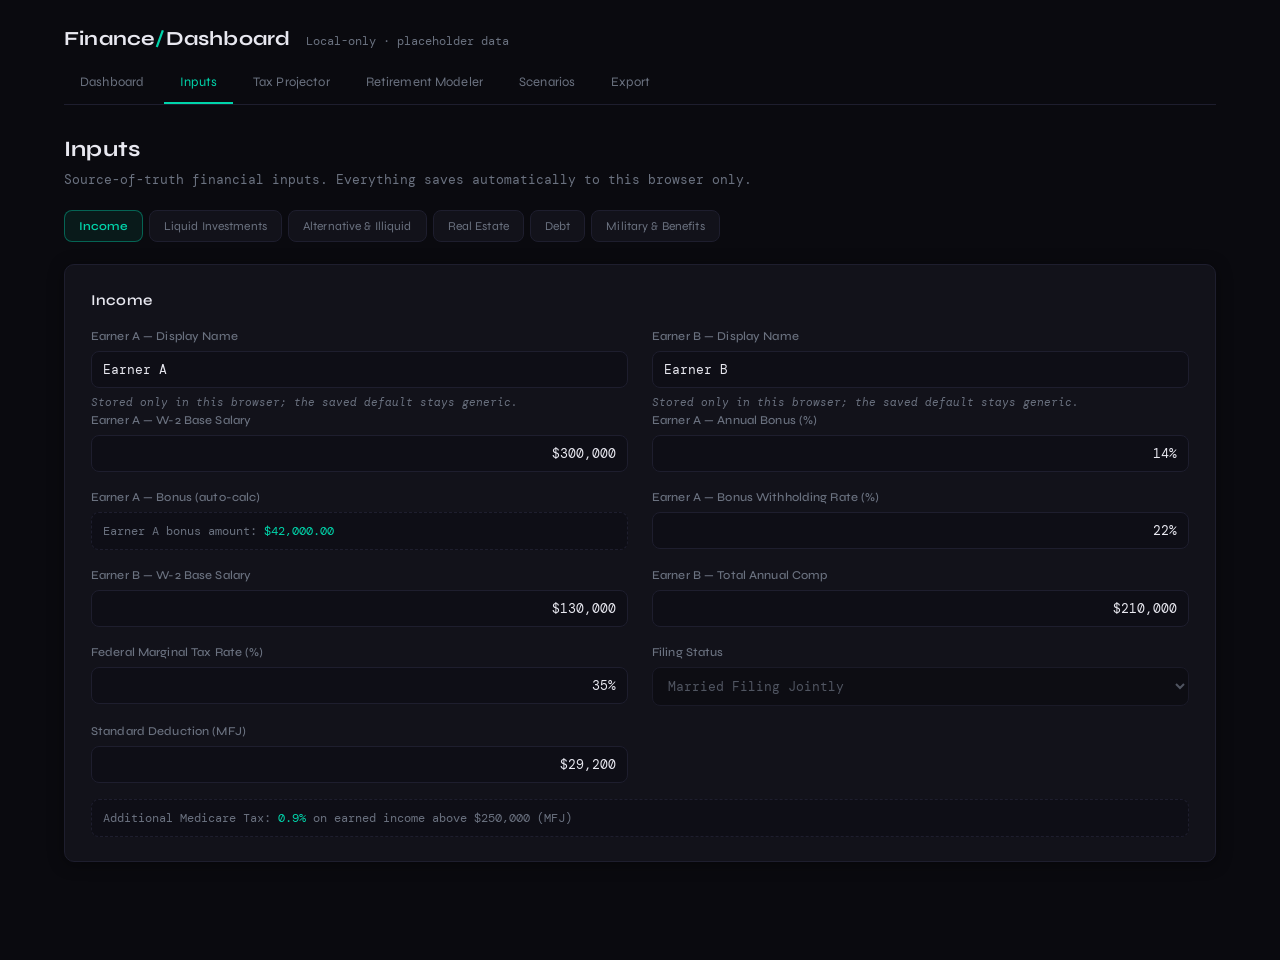
<file: index.html>
<!DOCTYPE html>
<html lang="en">
  <head>
    <meta charset="UTF-8" />
    <meta name="viewport" content="width=device-width, initial-scale=1.0" />
    <title>Finance Dashboard</title>

    <!-- Fonts: Syne for headings/labels, DM Mono for numbers/data -->
    <link rel="preconnect" href="https://fonts.googleapis.com" />
    <link rel="preconnect" href="https://fonts.gstatic.com" crossorigin />
    <link
      href="https://fonts.googleapis.com/css2?family=DM+Mono:wght@400;500&family=Syne:wght@500;600;700;800&display=swap"
      rel="stylesheet"
    />

    <link rel="stylesheet" href="styles.css" />
  </head>
  <body>
    <div class="app">
      <header class="topbar">
        <h1 class="brand">Finance<span class="accent">/</span>Dashboard</h1>
        <span class="tagline">Local-only · placeholder data</span>
      </header>

      <!-- Top navigation -->
      <nav class="nav" id="mainNav">
        <button class="nav-btn" data-tab="dashboard">Dashboard</button>
        <button class="nav-btn" data-tab="inputs">Inputs</button>
        <button class="nav-btn" data-tab="tax">Tax Projector</button>
        <button class="nav-btn" data-tab="retirement">Retirement Modeler</button>
        <button class="nav-btn" data-tab="scenarios">Scenarios</button>
        <button class="nav-btn" data-tab="export">Export</button>
      </nav>

      <!-- ============================ PLACEHOLDER SECTIONS ===================== -->
      <section class="section" id="tab-dashboard">
        <!-- populated by dashboard.js on tab activation -->
      </section>

      <section class="section" id="tab-tax">
        <!-- populated by tax.js on tab activation -->
      </section>

      <section class="section" id="tab-retirement">
        <!-- populated by retirement.js on tab activation -->
      </section>

      <section class="section" id="tab-scenarios">
        <!-- populated by scenarios.js on tab activation -->
      </section>

      <section class="section" id="tab-export">
        <!-- populated by export.js on tab activation -->
      </section>

      <!-- ============================ INPUTS (functional) ===================== -->
      <section class="section" id="tab-inputs">
        <h2 class="section-title">Inputs</h2>
        <p class="section-sub">
          Source-of-truth financial inputs. Everything saves automatically to
          this browser only.
        </p>

        <nav class="subnav" id="inputsSubnav">
          <button class="subtab-btn" data-subtab="income">Income</button>
          <button class="subtab-btn" data-subtab="liquid">Liquid Investments</button>
          <button class="subtab-btn" data-subtab="alternatives">Alternative &amp; Illiquid</button>
          <button class="subtab-btn" data-subtab="realestate">Real Estate</button>
          <button class="subtab-btn" data-subtab="debt">Debt</button>
          <button class="subtab-btn" data-subtab="military">Military &amp; Benefits</button>
        </nav>

        <div class="subsection" id="sub-income"></div>
        <div class="subsection" id="sub-liquid"></div>
        <div class="subsection" id="sub-alternatives"></div>
        <div class="subsection" id="sub-realestate"></div>
        <div class="subsection" id="sub-debt"></div>
        <div class="subsection" id="sub-military"></div>
      </section>
    </div>

    <script type="module" src="app.js"></script>
  </body>
</html>
</file>
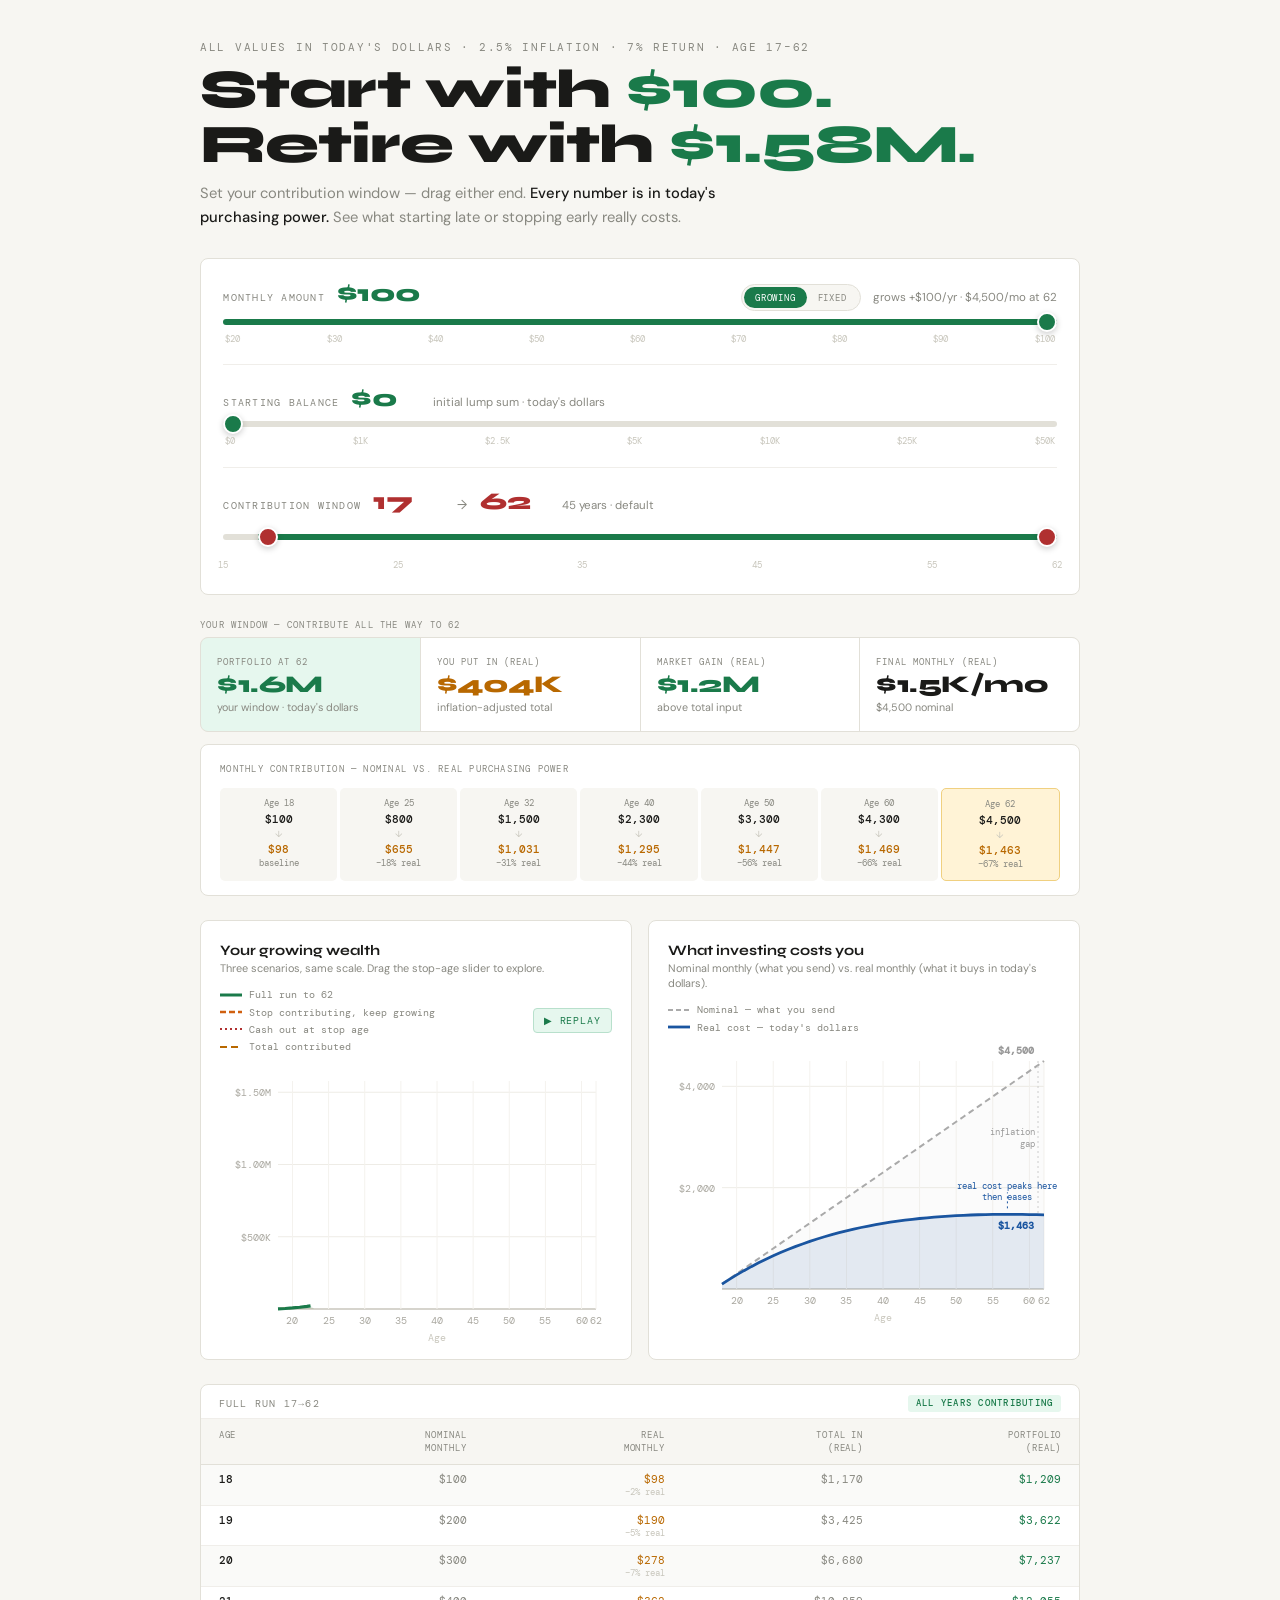
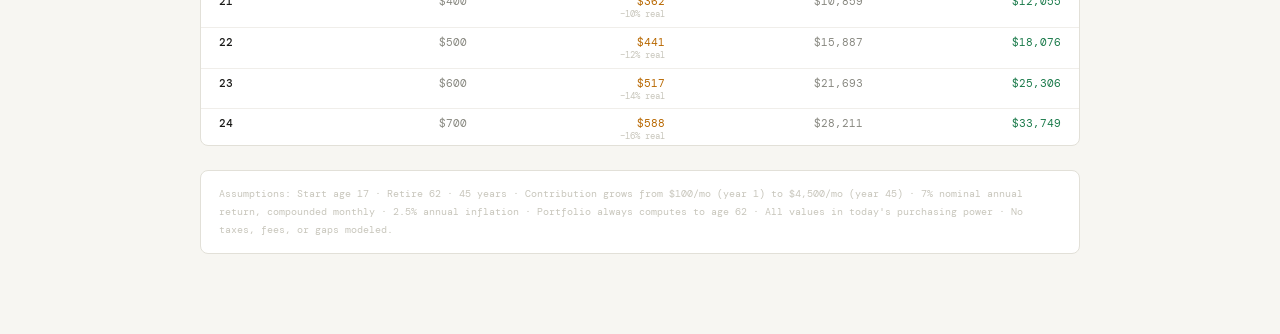
<file: hundred-dollar-habit.html>
<!DOCTYPE html>
<html lang="en">
<head>
<meta charset="UTF-8">
<meta name="viewport" content="width=device-width, initial-scale=1.0">
<meta name="description" content="See what happens when you invest $100 a month starting at 17 — every number in today's purchasing power.">
<meta property="og:title" content="The $100 Habit — See what $100/mo at 17 really builds">
<meta property="og:description" content="Start investing $100/month at 17, growing with your income — every number in today's purchasing power. Drag the sliders to see what starting late or stopping early really costs.">
<meta property="og:type" content="website">
<meta name="theme-color" content="#f7f6f2">
<title>The $100 Habit</title>
<link href="https://fonts.googleapis.com/css2?family=Syne:wght@700;800&family=DM+Mono:wght@400;500&family=DM+Sans:wght@300;400;500&display=swap" rel="stylesheet">
<style>
*,*::before,*::after{box-sizing:border-box;margin:0;padding:0}
:root{
  --bg:#f7f6f2;--surface:#fff;--border:#e2e0d8;--rule:#f0eeea;
  --ink:#1a1a18;--muted:#888880;--faint:#c8c6bc;
  --green:#1a7a4a;--green-l:#e6f7ee;--green-d:#0f4f30;
  --amber:#b86800;--amber-l:#fff3d6;
  --red:#b03030;--red-l:#fdecea;
  --orange:#d06010;--orange-l:#fff0e0;
  --blue:#1a55a0;--blue-l:#e4eefb;
  --head:'Syne',sans-serif;--mono:'DM Mono',monospace;--body:'DM Sans',sans-serif;
}
body{background:var(--bg);color:var(--ink);font-family:var(--body);min-height:100vh;padding:2.5rem 1.5rem 5rem}
.wrap{max-width:880px;margin:0 auto}

.eyebrow{font-family:var(--mono);font-size:.67rem;letter-spacing:.16em;text-transform:uppercase;color:var(--muted);margin-bottom:.5rem}
h1{font-family:var(--head);font-size:clamp(1.9rem,5vw,3.4rem);font-weight:800;line-height:1.02;letter-spacing:-.02em;margin-bottom:.5rem}
h1 em{font-style:normal;color:var(--green)}
.subtitle{font-size:.92rem;color:var(--muted);line-height:1.65;max-width:560px;margin-bottom:1.8rem}
.subtitle strong{color:var(--ink);font-weight:500}

/* SLIDERS */
.sliders-wrap{background:var(--surface);border:1px solid var(--border);border-radius:8px;padding:1.2rem 1.4rem;margin-bottom:1.5rem;display:flex;flex-direction:column;gap:1.2rem}
.slider-row{display:flex;flex-direction:column;gap:.5rem}
.slider-top{display:flex;align-items:baseline;gap:.75rem;flex-wrap:wrap}
.slider-label{font-family:var(--mono);font-size:.6rem;letter-spacing:.13em;text-transform:uppercase;color:var(--muted)}
.slider-val{font-family:var(--head);font-size:1.5rem;font-weight:800;letter-spacing:-.02em;min-width:70px}
.slider-val.green{color:var(--green)}
.slider-val.red{color:var(--red)}
.slider-sub{font-size:.72rem;color:var(--muted)}
.slider-divider{border:none;border-top:1px solid var(--rule);margin:0}

input[type=range].green-track{--t:var(--green)}
input[type=range].red-track{--t:var(--red)}
input[type=range]{width:100%;-webkit-appearance:none;appearance:none;height:6px;border-radius:3px;
  background:linear-gradient(to right,var(--t,var(--green)) 0%,var(--t,var(--green)) var(--pct,50%),#e2e0d8 var(--pct,50%),#e2e0d8 100%);
  outline:none;cursor:pointer;touch-action:none;-webkit-tap-highlight-color:transparent}
input[type=range].green-track::-webkit-slider-thumb{-webkit-appearance:none;width:20px;height:20px;border-radius:50%;background:var(--green);border:2px solid #fff;box-shadow:0 2px 6px rgba(0,0,0,.2)}
input[type=range].red-track::-webkit-slider-thumb{-webkit-appearance:none;width:20px;height:20px;border-radius:50%;background:var(--red);border:2px solid #fff;box-shadow:0 2px 6px rgba(0,0,0,.2)}
input[type=range].green-track::-moz-range-thumb{width:20px;height:20px;border-radius:50%;background:var(--green);border:2px solid #fff}
input[type=range].red-track::-moz-range-thumb{width:20px;height:20px;border-radius:50%;background:var(--red);border:2px solid #fff}
.slider-ticks{display:flex;justify-content:space-between;font-family:var(--mono);font-size:.56rem;color:var(--faint);padding:0 2px}

/* STATS GRID */
.stats-full{display:grid;grid-template-columns:repeat(4,1fr);gap:1px;background:var(--border);border:1px solid var(--border);border-radius:8px;overflow:hidden;margin-bottom:.75rem}
.stats-stop{display:grid;grid-template-columns:repeat(3,1fr);gap:1px;background:var(--border);border:1px solid var(--border);border-radius:8px;overflow:hidden;margin-bottom:1.5rem}
.stat{background:var(--surface);padding:1.1rem 1rem}
.stat.hero-g{background:var(--green-l)}
.stat.hero-o{background:var(--orange-l)}
.stat.hero-r{background:var(--red-l)}
.st-label{font-family:var(--mono);font-size:.57rem;letter-spacing:.12em;text-transform:uppercase;color:var(--muted);margin-bottom:.3rem}
.st-val{font-family:var(--head);font-size:1.5rem;font-weight:800;letter-spacing:-.02em;line-height:1;margin-bottom:.18rem}
.st-val.g{color:var(--green)}.st-val.a{color:var(--amber)}.st-val.o{color:var(--orange)}.st-val.r{color:var(--red)}
.st-sub{font-size:.67rem;color:var(--muted)}
.stats-label{font-family:var(--mono);font-size:.58rem;letter-spacing:.13em;text-transform:uppercase;color:var(--muted);margin-bottom:.4rem}

/* DECAY */
.decay{background:var(--surface);border:1px solid var(--border);border-radius:8px;padding:1.1rem 1.2rem .9rem;margin-bottom:1.5rem}
.section-label{font-family:var(--mono);font-size:.59rem;letter-spacing:.13em;text-transform:uppercase;color:var(--muted);margin-bottom:.8rem}
.decay-row{display:flex;gap:3px}
.dc{flex:1;background:var(--bg);border-radius:5px;padding:.6rem .45rem;text-align:center}
.dc.last{background:var(--amber-l);border:1px solid #f0d080}
.dc-age{font-family:var(--mono);font-size:.57rem;color:var(--muted);margin-bottom:.2rem}
.dc-nom{font-family:var(--mono);font-size:.7rem;font-weight:500;color:var(--ink)}
.dc-arr{font-size:.55rem;color:var(--faint);margin:.1rem 0}
.dc-real{font-family:var(--mono);font-size:.7rem;font-weight:500;color:var(--amber)}
.dc-pct{font-family:var(--mono);font-size:.55rem;color:var(--muted);margin-top:.1rem}

/* CHARTS */
.charts{display:grid;grid-template-columns:1fr 1fr;gap:1rem;margin-bottom:1.5rem}
.chart-panel{background:var(--surface);border:1px solid var(--border);border-radius:8px;padding:1.3rem 1.2rem .9rem}
.cp-title{font-family:var(--head);font-size:.9rem;font-weight:700;margin-bottom:.12rem}
.cp-sub{font-size:.68rem;color:var(--muted);margin-bottom:.75rem;line-height:1.4}
.legend{display:flex;flex-direction:column;gap:.28rem;margin-bottom:.6rem}
.li{display:flex;align-items:center;gap:.42rem;font-size:.65rem;font-family:var(--mono);color:var(--muted)}
.li-sw{width:22px;height:12px;flex-shrink:0;display:flex;align-items:center}
.li-sw svg{width:22px;height:12px;overflow:visible}
.chart-outer{position:relative;width:100%;padding-bottom:72%}
.chart-outer canvas{position:absolute;inset:0;width:100%!important;height:100%!important;cursor:crosshair}

.replay-btn{display:inline-flex;align-items:center;gap:.4rem;font-family:var(--mono);font-size:.63rem;letter-spacing:.08em;text-transform:uppercase;color:var(--green);background:var(--green-l);border:1px solid #b8e0cc;border-radius:4px;padding:.32rem .65rem;cursor:pointer;margin-bottom:.6rem;transition:background .15s}
.replay-btn:hover{background:#d4f0e2}

/* TABLE */
.table-wrap{background:var(--surface);border:1px solid var(--border);border-radius:8px;overflow:hidden;margin-bottom:1.5rem}
.thead{display:grid;grid-template-columns:50px 1fr 1fr 1fr 1fr;background:var(--bg);border-bottom:1px solid var(--border);padding:.6rem 1.1rem;gap:4px}
.th{font-family:var(--mono);font-size:.57rem;letter-spacing:.1em;text-transform:uppercase;color:var(--muted);text-align:right;line-height:1.4}
.th:first-child{text-align:left}
.tbody{max-height:280px;overflow-y:auto}
.tbody::-webkit-scrollbar{width:3px}
.tbody::-webkit-scrollbar-thumb{background:var(--faint);border-radius:2px}
.trow{display:grid;grid-template-columns:50px 1fr 1fr 1fr 1fr;padding:.43rem 1.1rem;border-bottom:1px solid var(--rule);gap:4px;transition:background .1s}
.trow:hover{background:var(--bg)}
.trow.hi{background:#fafaf8}
.td{font-family:var(--mono);font-size:.69rem;color:var(--muted);text-align:right}
.td:first-child{text-align:left;color:var(--ink);font-weight:500}
.td.g{color:var(--green)}.td.a{color:var(--amber)}.td.o{color:var(--orange)}
.td .sub{display:block;font-size:.55rem;color:var(--faint)}

.table-mode-label{font-family:var(--mono);font-size:.6rem;letter-spacing:.13em;text-transform:uppercase;padding:.6rem 1.1rem .4rem;color:var(--muted);border-bottom:1px solid var(--rule);display:flex;justify-content:space-between;align-items:center}
.table-mode-label span.badge{font-size:.58rem;padding:.15rem .5rem;border-radius:3px;font-weight:500}
.badge-full{background:var(--green-l);color:var(--green)}
.badge-stop{background:var(--red-l);color:var(--red)}
.trow-divider{padding:.35rem 1.1rem;background:#fdf0ee;border-bottom:1px solid #f0c8c0;border-top:1px solid #f0c8c0;font-family:var(--mono);font-size:.62rem;color:var(--red);letter-spacing:.05em}
.trow.stop-row{border-left:3px solid var(--red);background:#fef8f8}
.trow.coasting{border-left:3px solid #d06010;background:#fffaf5}
.trow.coasting .td:nth-child(2),.trow.coasting .td:nth-child(3){color:var(--faint)}

.footnote{font-family:var(--mono);font-size:.6rem;color:var(--faint);line-height:1.85;padding:.9rem 1.1rem;border:1px solid var(--border);border-radius:8px;background:var(--surface)}

#tip{position:fixed;background:#1c1c1a;color:#f0f0ec;border-radius:7px;padding:.7rem .95rem;font-family:var(--mono);font-size:.65rem;pointer-events:none;z-index:200;display:none;line-height:1.85;min-width:220px;box-shadow:0 6px 24px rgba(0,0,0,.28)}
.tip-head{font-family:var(--head);font-weight:700;font-size:.85rem;margin-bottom:.35rem;border-bottom:1px solid #333;padding-bottom:.3rem}
.tip-g{color:#5fd48a}.tip-o{color:#f0a050}.tip-r{color:#f07070}.tip-a{color:#f0b040}.tip-b{color:#70b0f0}.tip-m{color:#888;font-size:.6rem;margin-top:.15rem}

@media(max-width:700px){
  .stats-full,.stats-stop{grid-template-columns:1fr 1fr}
  .stats-stop .stat:last-child{grid-column:1/-1}
  .st-val{font-size:1.35rem}
  .stat{padding:1rem .85rem}
}
@media(max-width:620px){
  body{padding:1.5rem 1rem 3rem}
  .sliders-wrap{padding:1rem .9rem;gap:1rem}
  .slider-val{font-size:1.25rem;min-width:54px}
  .slider-ticks span:nth-child(even){display:none}
  .charts{grid-template-columns:1fr}
  .chart-outer{padding-bottom:62%}
  .decay-row{flex-wrap:wrap}
  .dc{min-width:calc(33% - 3px)}
  .thead,.trow{grid-template-columns:44px 1fr 1fr 1fr}
  .th:nth-child(3),.td:nth-child(3){display:none}
  .thead,.trow{padding-left:.8rem;padding-right:.8rem}
  #tip{min-width:0;max-width:calc(100vw - 20px)}
}
@media(max-width:380px){
  .st-val{font-size:1.2rem}
  .subtitle{font-size:.85rem}
}
/* Dual-handle range slider */
.dual-range{position:relative;height:22px;margin:2px 0}
.dual-track{position:absolute;top:50%;left:0;right:0;height:6px;border-radius:3px;transform:translateY(-50%);pointer-events:none;background:var(--border)}
.dual-range input[type=range]{position:absolute;top:50%;left:0;transform:translateY(-50%);width:100%;margin:0;height:6px;background:transparent;pointer-events:none;-webkit-appearance:none;appearance:none;outline:none}
.dual-range input[type=range]::-webkit-slider-thumb{pointer-events:all;-webkit-appearance:none;width:20px;height:20px;border-radius:50%;background:var(--red);border:2px solid #fff;box-shadow:0 2px 6px rgba(0,0,0,.2);cursor:pointer}
.dual-range input[type=range]::-moz-range-thumb{pointer-events:all;width:20px;height:20px;border-radius:50%;background:var(--red);border:2px solid #fff;cursor:pointer}
/* Absolutely-positioned ticks so they align precisely with slider positions */
.window-ticks{position:relative;height:16px;margin-top:1px}
.window-ticks span{position:absolute;transform:translateX(-50%);font-family:var(--mono);font-size:.56rem;color:var(--faint)}

/* Growing / Fixed mode toggle */
.mode-toggle{display:inline-flex;background:var(--bg);border:1px solid var(--border);border-radius:20px;padding:2px;margin-left:auto;flex-shrink:0}
.mode-toggle .mo{font-family:var(--mono);font-size:.57rem;letter-spacing:.08em;text-transform:uppercase;padding:.28rem .7rem;border-radius:16px;border:none;background:transparent;color:var(--muted);cursor:pointer;transition:background .15s,color .15s;white-space:nowrap}
.mode-toggle .mo.active[data-mode="grow"]{background:var(--green);color:#fff}
.mode-toggle .mo.active[data-mode="flat"]{background:var(--amber);color:#fff}

/* bigger touch targets on touch devices — must come after base slider rules */
@media(pointer:coarse){
  .slider-row>input[type=range]{height:26px;background-clip:content-box;padding:10px 0}
  input[type=range].green-track::-webkit-slider-thumb,
  input[type=range].red-track::-webkit-slider-thumb{width:26px;height:26px}
  input[type=range].green-track::-moz-range-thumb,
  input[type=range].red-track::-moz-range-thumb{width:26px;height:26px}
  .dual-range{height:32px}
  .dual-range input[type=range]{height:32px}
  .dual-range input[type=range]::-webkit-slider-thumb{width:26px;height:26px}
  .dual-range input[type=range]::-moz-range-thumb{width:26px;height:26px}
}
</style>
</head>
<body>
<div class="wrap">

<p class="eyebrow" id="eyebrow">All Values in Today's Dollars · 2.5% Inflation · 7% Return · Age 17–62</p>
<h1><span id="h1-verb">Start with</span> <em id="h1-amount">$100.</em><br>Retire with <em id="h1-result">$1.58M.</em></h1>
<p class="subtitle">Set your contribution window — drag either end. <strong>Every number is in today's purchasing power.</strong> See what starting late or stopping early really costs.</p>

<!-- SLIDERS -->
<div class="sliders-wrap">
  <div class="slider-row">
    <div class="slider-top">
      <span class="slider-label">Monthly amount</span>
      <span class="slider-val green" id="amt-display">$100</span>
      <div class="mode-toggle" id="mode-toggle">
        <button class="mo active" data-mode="grow">Growing</button>
        <button class="mo" data-mode="flat">Fixed</button>
      </div>
      <span class="slider-sub" id="amt-sub">grows +$100/yr · $4,500/mo at 62</span>
    </div>
    <input type="range" class="green-track" id="amt-slider" min="1" max="9" value="9" step="1">
    <div class="slider-ticks">
      <span>$20</span><span>$30</span><span>$40</span><span>$50</span><span>$60</span>
      <span>$70</span><span>$80</span><span>$90</span><span>$100</span>
    </div>
  </div>
  <hr class="slider-divider">
  <div class="slider-row">
    <div class="slider-top">
      <span class="slider-label">Starting balance</span>
      <span class="slider-val green" id="init-display">$0</span>
      <span class="slider-sub">initial lump sum · today's dollars</span>
    </div>
    <input type="range" class="green-track" id="init-slider" min="0" max="6" value="0" step="1">
    <div class="slider-ticks">
      <span>$0</span><span>$1K</span><span>$2.5K</span><span>$5K</span><span>$10K</span><span>$25K</span><span>$50K</span>
    </div>
  </div>
  <hr class="slider-divider">
  <div class="slider-row">
    <div class="slider-top">
      <span class="slider-label">Contribution window</span>
      <span class="slider-val red" id="start-age-display">17</span>
      <span class="slider-sub" style="font-size:.82rem;padding:0 .1rem">→</span>
      <span class="slider-val red" id="stop-age-display">62</span>
      <span class="slider-sub" id="window-sub">45 years · default</span>
    </div>
    <div class="dual-range">
      <div class="dual-track" id="dual-track"></div>
      <input type="range" id="start-age-slider" min="15" max="62" value="17" step="1">
      <input type="range" id="stop-age-slider" min="15" max="62" value="62" step="1">
    </div>
    <div class="window-ticks">
      <span style="left:0%">15</span>
      <span style="left:21%">25</span>
      <span style="left:43%">35</span>
      <span style="left:64%">45</span>
      <span style="left:85%">55</span>
      <span style="left:100%">62</span>
    </div>
  </div>
</div>

<!-- FULL-RUN STATS -->
<div class="stats-label" id="full-stats-label">Your window — contribute all the way to 62</div>
<div class="stats-full" id="stats-full"></div>

<!-- COMPARISON STATS -->
<div id="stop-stats-wrap">
  <div class="stats-label" id="stop-stats-label">vs. ideal (start at 17, full run)</div>
  <div class="stats-stop" id="stats-stop"></div>
</div>

<div class="decay">
  <div class="section-label">Monthly contribution — nominal vs. real purchasing power</div>
  <div class="decay-row" id="decay-row"></div>
</div>

<div class="charts">
  <div class="chart-panel">
    <div class="cp-title">Your growing wealth</div>
    <div class="cp-sub">Three scenarios, same scale. Drag the stop-age slider to explore.</div>
    <div style="display:flex;align-items:center;justify-content:space-between;flex-wrap:wrap;gap:.5rem">
      <div class="legend">
        <div class="li"><div class="li-sw"><svg><line x1="0" y1="6" x2="22" y2="6" stroke="#1a7a4a" stroke-width="3"/></svg></div>Full run to 62</div>
        <div class="li"><div class="li-sw"><svg><line x1="0" y1="6" x2="22" y2="6" stroke="#d06010" stroke-width="2.5" stroke-dasharray="6,3"/></svg></div>Stop contributing, keep growing</div>
        <div class="li"><div class="li-sw"><svg><line x1="0" y1="6" x2="22" y2="6" stroke="#b03030" stroke-width="2" stroke-dasharray="2,3"/></svg></div>Cash out at stop age</div>
        <div class="li"><div class="li-sw"><svg><line x1="0" y1="6" x2="22" y2="6" stroke="#b86800" stroke-width="1.8" stroke-dasharray="7,4"/></svg></div>Total contributed</div>
        <div class="li" id="legend-baseline" style="display:none"><div class="li-sw"><svg><line x1="0" y1="6" x2="22" y2="6" stroke="#888880" stroke-width="1.5" stroke-dasharray="4,4"/></svg></div>Ideal start (17→62)</div>
      </div>
      <button class="replay-btn" id="replay-btn">▶ replay</button>
    </div>
    <div class="chart-outer"><canvas id="chart1"></canvas></div>
  </div>
  <div class="chart-panel">
    <div class="cp-title">What investing costs you</div>
    <div class="cp-sub">Nominal monthly (what you send) vs. real monthly (what it buys in today's dollars).</div>
    <div class="legend">
      <div class="li"><div class="li-sw"><svg><line x1="0" y1="6" x2="22" y2="6" stroke="#aaa" stroke-width="2" stroke-dasharray="5,3"/></svg></div>Nominal — what you send</div>
      <div class="li"><div class="li-sw"><svg><line x1="0" y1="6" x2="22" y2="6" stroke="#1a55a0" stroke-width="2.8"/></svg></div>Real cost — today's dollars</div>
    </div>
    <div class="chart-outer"><canvas id="chart2"></canvas></div>
  </div>
</div>

<div class="table-wrap">
  <div class="table-mode-label" id="table-mode-label"></div>
  <div class="thead">
    <div class="th">Age</div>
    <div class="th">Nominal<br>Monthly</div>
    <div class="th">Real<br>Monthly</div>
    <div class="th">Total In<br>(Real)</div>
    <div class="th">Portfolio<br>(Real)</div>
  </div>
  <div class="tbody" id="tbody"></div>
</div>

<div class="footnote" id="footnote">
  Assumptions: Start age 17 · Retire 62 · 45 years · Contribution grows from $100/mo (year 1) to $4,500/mo (year 45) · 7% nominal annual return, compounded monthly · 2.5% annual inflation · Portfolio always computes to age 62 · All values in today's purchasing power · No taxes, fees, or gaps modeled.
</div>
</div>
<div id="tip"></div>

<script>
// ── MODEL ─────────────────────────────────────────────────
const EA=62, MN=0.07/12, MI=0.025/12, WIN_MIN=15;
let rows=[], startAmt=100, initAmt=0, startAge=17, stopAge=62, cachedStopRows=[], cachedBaselineRows=[];
let escalate=true; // true = contribution grows +$start/yr; false = flat $start/mo

function buildRows(start){
  let port=initAmt,infl=1,totNom=0;
  const r=[];
  for(let yr=1;yr<=EA-startAge;yr++){
    const mNom=escalate?start*yr:start;
    for(let m=0;m<12;m++){
      port=port*(1+MN)+mNom;
      totNom+=mNom;
      infl*=(1+MI);
    }
    r.push({age:startAge+yr,yr,mNom,mReal:mNom/infl,totNom,
      totReal:totNom/infl,portReal:port/infl,portNom:port});
  }
  return r;
}

// contributions stop at sAge but portfolio keeps compounding to EA
function buildStopRows(start,sAge){
  let port=initAmt,infl=1,totNom=0;
  const r=[];
  for(let yr=1;yr<=EA-startAge;yr++){
    const age=startAge+yr;
    const mNom=age<=sAge?(escalate?start*yr:start):0;
    for(let m=0;m<12;m++){
      port=port*(1+MN)+mNom;
      totNom+=mNom;
      infl*=(1+MI);
    }
    r.push({age,portReal:port/infl,totReal:totNom/infl});
  }
  return r;
}

function cf(n){return '$'+Math.round(n).toLocaleString()}
function sf(n){
  if(n>=1e6)return '$'+(n/1e6).toFixed(2)+'M';
  if(n>=1e3)return '$'+(n/1e3).toFixed(0)+'K';
  return '$'+Math.round(n);
}
// Compact format for stat tiles: $2.1M / $847K / $1.4K
function ssf(n){
  if(n>=1e6)return '$'+(n/1e6).toFixed(1)+'M';
  if(n>=100e3)return '$'+(n/1e3).toFixed(0)+'K';
  if(n>=1e3)return '$'+(n/1e3).toFixed(1)+'K';
  return '$'+Math.round(n);
}
// Pick clean y-axis gridlines (~5 ticks) for any maxP
function niceYTicks(maxP,target=5){
  const raw=maxP/target;
  const mag=Math.pow(10,Math.floor(Math.log10(raw)));
  const step=[1,2,2.5,5,10].map(f=>f*mag).find(s=>s>=raw)||10*mag;
  const ticks=[];
  for(let v=step;v<=maxP*1.08;v+=step)ticks.push(v);
  return ticks;
}
// Reference portfolio: 17→62 full run at current startAmt (always the ideal baseline)
function baselinePort(start){
  let port=initAmt,infl=1;
  for(let yr=1;yr<=EA-17;yr++){
    const mNom=escalate?start*yr:start;
    for(let m=0;m<12;m++){port=port*(1+MN)+mNom;infl*=(1+MI);}
  }
  return port/infl;
}
// Full 17→62 rows for baseline comparison line on chart1
function buildBaselineRows(start){
  let port=initAmt,infl=1;
  const r=[];
  for(let yr=1;yr<=EA-17;yr++){
    const mNom=escalate?start*yr:start;
    for(let m=0;m<12;m++){port=port*(1+MN)+mNom;infl*=(1+MI);}
    r.push({age:17+yr,portReal:port/infl});
  }
  return r;
}
// Dynamic x-axis age labels based on current startAge
function chartXAges(){
  const ages=[];
  let a=Math.ceil((startAge+1)/5)*5;
  while(a<=EA){ages.push(a);a+=5;}
  if(!ages.length||ages[ages.length-1]!==EA)ages.push(EA);
  return ages;
}

// ── ANIMATION ─────────────────────────────────────────────
let animProgress=0, animFrame=null;
const ANIM_DURATION=5000;

function startAnim(){
  if(window.matchMedia('(prefers-reduced-motion:reduce)').matches){animProgress=1;drawChart1();return;}
  if(animFrame){cancelAnimationFrame(animFrame);animFrame=null;}
  animProgress=0;
  const t0=performance.now();
  function step(now){
    const t=Math.min((now-t0)/ANIM_DURATION,1);
    animProgress=t<0.5?4*t*t*t:(1-Math.pow(-2*t+2,3)/2);
    drawChart1();
    if(t<1){animFrame=requestAnimationFrame(step);}
    else{animProgress=1;drawChart1();animFrame=null;}
  }
  animFrame=requestAnimationFrame(step);
}

// ── UI UPDATE ─────────────────────────────────────────────
function update(){
  cachedStopRows=buildStopRows(startAmt,stopAge);
  cachedBaselineRows=startAge>17?buildBaselineRows(startAmt):[];
  const L=rows[rows.length-1];
  const stopRows=cachedStopRows;
  const isDefault=startAge===17&&stopAge===EA;
  const isFullRun=stopAge===EA;
  document.getElementById('stop-stats-wrap').style.display=isDefault?'none':'';
  const yrs=stopAge-startAge;

  // eyebrow + heading
  document.getElementById('eyebrow').textContent=
    `All Values in Today's Dollars · 2.5% Inflation · 7% Return · Age ${startAge}–${EA}`;
  document.getElementById('h1-verb').textContent=escalate?'Start with':'Invest';
  document.getElementById('h1-amount').textContent='$'+startAmt+(escalate?'.':'/mo.');
  document.getElementById('h1-result').textContent=sf(L.portReal)+'.';
  const finalMo=escalate?startAmt*(EA-startAge):startAmt;
  document.getElementById('amt-sub').textContent=escalate
    ?`grows +$${startAmt}/yr · $${finalMo.toLocaleString()}/mo at ${EA}`
    :`constant · $${startAmt}/mo every month`;

  // full-run stats (your window, always contributing to 62)
  document.getElementById('full-stats-label').textContent=
    isDefault?'Your window — contribute all the way to 62':
    `Your window (${startAge}→62) — full contribution run`;
  document.getElementById('stats-full').innerHTML=[
    {label:'Portfolio at 62',val:ssf(L.portReal),cls:'g',hero:'hero-g',sub:"your window · today's dollars"},
    {label:'You put in (real)',val:ssf(L.totReal+initAmt),cls:'a',hero:'',sub:initAmt>0?'contributions + starting balance':'inflation-adjusted total'},
    {label:'Market gain (real)',val:ssf(L.portReal-L.totReal-initAmt),cls:'g',hero:'',sub:'above total input'},
    {label:'Final monthly (real)',val:ssf(L.mReal)+'/mo',cls:'',hero:'',sub:'$'+L.mNom.toLocaleString()+' nominal'},
  ].map(x=>`<div class="stat ${x.hero}"><div class="st-label">${x.label}</div><div class="st-val ${x.cls}">${x.val}</div><div class="st-sub">${x.sub}</div></div>`).join('');

  // comparison stats: always baseline vs. your actual scenario (with stopAge applied)
  const baseP=baselinePort(startAmt);
  const yourP=stopRows[stopRows.length-1].portReal;
  const diffP=yourP-baseP;
  const ahead=diffP>0;
  const diffPct=Math.round(Math.abs(diffP)/baseP*100);
  const windowDesc=isDefault?`${yrs} years contributing`:
    isFullRun?`start ${startAge}, contribute to 62`:
    startAge===17?`stop at ${stopAge}, coast to 62`:
    `age ${startAge}→${stopAge}, coast to 62`;

  document.getElementById('stop-stats-label').textContent=
    isDefault?'Ideal run — no adjustments':
    ahead?'Head start vs. ideal (17→62)':
    startAge>17&&stopAge<EA?'Your window vs. ideal (17→62)':
    startAge>17?`Late start vs. ideal (17→62)`:
    `Early stop vs. ideal (17→62)`;

  document.getElementById('stats-stop').innerHTML=[
    {label:'Ideal (17 → 62)',val:ssf(baseP),cls:'g',hero:'',sub:'start at 17, contribute to 62'},
    {label:'Your scenario',val:ssf(yourP),cls:isDefault||ahead?'g':'o',hero:isDefault||ahead?'hero-g':'hero-o',sub:windowDesc},
    ahead
      ?{label:'You gain',val:'+'+ssf(diffP),cls:'g',hero:'',sub:`${diffPct}% above the ideal pot`}
      :{label:'You give up',val:isDefault?'—':ssf(-diffP),cls:'r',hero:'',sub:isDefault?'on track — no cost':`${diffPct}% of the ideal pot`},
  ].map(x=>`<div class="stat ${x.hero}"><div class="st-label">${x.label}</div><div class="st-val ${x.cls}">${x.val}</div><div class="st-sub">${x.sub}</div></div>`).join('');

  // decay strip: ages within the contribution window
  const decPool=[startAge+1,25,32,40,50,60].filter(a=>a>startAge&&a<=stopAge);
  const decAges=[...new Set([startAge+1,...decPool,...(stopAge<EA?[stopAge]:[]),EA])].sort((a,b)=>a-b);
  document.getElementById('decay-row').innerHTML=decAges.map(age=>{
    const d=rows.find(r=>r.age===age)||rows[0];
    const pct=Math.round((1-d.mReal/d.mNom)*100);
    const isStop=age===stopAge&&age!==EA;
    const isFirst=age===decAges[0];
    return `<div class="dc${isStop||age===EA?' last':''}">
      <div class="dc-age">Age ${age}${isStop?' ★':''}</div>
      <div class="dc-nom">$${d.mNom.toLocaleString()}</div>
      <div class="dc-arr">↓</div>
      <div class="dc-real">$${Math.round(d.mReal).toLocaleString()}</div>
      <div class="dc-pct">${isFirst?'baseline':'−'+pct+'% real'}</div>
    </div>`;
  }).join('');

  // table
  const modeLabel=document.getElementById('table-mode-label');
  const hiSet=new Set([18,20,25,30,35,40,45,50,55,60,62]);

  if(isFullRun){
    modeLabel.innerHTML=`Full run ${startAge}→62 <span class="badge badge-full">all years contributing</span>`;
    document.getElementById('tbody').innerHTML=rows.map(r=>{
      const e=Math.round((1-r.mReal/r.mNom)*100);
      return `<div class="trow${hiSet.has(r.age)?' hi':''}">
        <div class="td">${r.age}</div>
        <div class="td">$${r.mNom.toLocaleString()}</div>
        <div class="td a">$${Math.round(r.mReal).toLocaleString()}<span class="sub">−${e}% real</span></div>
        <div class="td">${cf(r.totReal)}</div>
        <div class="td g">${cf(r.portReal)}</div>
      </div>`;
    }).join('');
  }else{
    modeLabel.innerHTML=`Stop at ${stopAge}, coast to 62 <span class="badge badge-stop">★ = stop point</span>`;
    let dividerInserted=false;
    document.getElementById('tbody').innerHTML=rows.map((r,i)=>{
      const sr=stopRows[i];
      const isStopRow=r.age===stopAge;
      const isCoasting=r.age>stopAge;
      const e=Math.round((1-r.mReal/r.mNom)*100);
      let divider='';
      if(isCoasting&&!dividerInserted){
        dividerInserted=true;
        divider=`<div class="trow-divider">▼ contributions stopped · portfolio compounding on its own to 62</div>`;
      }
      const rowClass=isStopRow?'stop-row':isCoasting?'coasting':hiSet.has(r.age)?'hi':'';
      const monthlyCell=isCoasting
        ?`<div class="td" style="color:var(--faint)">—</div><div class="td" style="color:var(--faint)">—</div>`
        :`<div class="td">$${r.mNom.toLocaleString()}</div>
           <div class="td a">$${Math.round(r.mReal).toLocaleString()}<span class="sub">−${e}% real</span></div>`;
      return divider+`<div class="trow ${rowClass}">
        <div class="td">${r.age}${isStopRow?' ★':''}</div>
        ${monthlyCell}
        <div class="td">${cf(sr.totReal)}</div>
        <div class="td ${isCoasting?'o':'g'}">${cf(sr.portReal)}</div>
      </div>`;
    }).join('');
  }

  document.getElementById('legend-baseline').style.display=startAge>17?'':'none';
  document.getElementById('footnote').textContent=escalate
    ?`Assumptions: Start age ${startAge} · Retire ${EA} · ${EA-startAge} years · Contribution grows from $${startAmt}/mo (year 1) to $${(startAmt*(EA-startAge)).toLocaleString()}/mo (year ${EA-startAge}) · 7% nominal annual return, compounded monthly · 2.5% annual inflation · Portfolio always computes to age ${EA} · All values in today's purchasing power · No taxes, fees, or gaps modeled.`
    :`Assumptions: Start age ${startAge} · Retire ${EA} · ${EA-startAge} years · Flat $${startAmt}/month contribution · 7% nominal annual return, compounded monthly · 2.5% annual inflation · Portfolio always computes to age ${EA} · All values in today's purchasing power · No taxes, fees, or gaps modeled.`;
  drawChart1();
  drawChart2();
}

// ── SLIDERS ────────────────────────────────────────────────
const amtSlider=document.getElementById('amt-slider');
const initSlider=document.getElementById('init-slider');
const startAgeSlider=document.getElementById('start-age-slider');
const stopAgeSlider=document.getElementById('stop-age-slider');
const amounts=[20,30,40,50,60,70,80,90,100];
const initAmounts=[0,1000,2500,5000,10000,25000,50000];

function pct(slider){
  return ((+slider.value - +slider.min)/(+slider.max - +slider.min)*100)+'%';
}
function syncSlider(sl){sl.style.setProperty('--pct',pct(sl));}

function syncWindowSlider(){
  const pctL=(startAge-WIN_MIN)/(EA-WIN_MIN)*100;
  const pctR=(stopAge-WIN_MIN)/(EA-WIN_MIN)*100;
  document.getElementById('dual-track').style.background=
    `linear-gradient(to right,var(--border) ${pctL}%,var(--green) ${pctL}%,var(--green) ${pctR}%,var(--border) ${pctR}%)`;
  document.getElementById('start-age-display').textContent=startAge;
  document.getElementById('stop-age-display').textContent=stopAge;
  const yrs=stopAge-startAge;
  document.getElementById('window-sub').textContent=
    startAge===17&&stopAge===EA?`${yrs} years · default`:`${yrs} year${yrs===1?'':'s'}`;
  // keep left thumb above right when handles are close, so user can always drag left
  startAgeSlider.style.zIndex=startAge>=stopAge-3?3:2;
}

amtSlider.addEventListener('input',()=>{
  startAmt=amounts[+amtSlider.value-1];
  document.getElementById('amt-display').textContent='$'+startAmt;
  syncSlider(amtSlider);
  rows=buildRows(startAmt);
  update();
});

document.getElementById('mode-toggle').addEventListener('click',e=>{
  const btn=e.target.closest('.mo');
  if(!btn)return;
  const next=btn.dataset.mode==='grow';
  if(next===escalate)return;
  escalate=next;
  document.querySelectorAll('.mode-toggle .mo').forEach(b=>{
    b.classList.toggle('active',b.dataset.mode===(escalate?'grow':'flat'));
  });
  rows=buildRows(startAmt);
  update();
});

initSlider.addEventListener('input',()=>{
  initAmt=initAmounts[+initSlider.value];
  document.getElementById('init-display').textContent=initAmt===0?'$0':ssf(initAmt);
  syncSlider(initSlider);
  rows=buildRows(startAmt);
  update();
});

startAgeSlider.addEventListener('input',()=>{
  startAge=Math.min(+startAgeSlider.value, stopAge-2);
  startAgeSlider.value=startAge;
  syncWindowSlider();
  rows=buildRows(startAmt);
  update();
});

stopAgeSlider.addEventListener('input',()=>{
  stopAge=Math.max(+stopAgeSlider.value, startAge+2);
  stopAgeSlider.value=stopAge;
  syncWindowSlider();
  update();
});

document.getElementById('replay-btn').addEventListener('click',startAnim);

// ── CANVAS HELPERS ─────────────────────────────────────────
const tip=document.getElementById('tip');
let hover1=-1,hover2=-1;

function setupCanvas(canvas){
  const W=canvas.offsetWidth,H=canvas.offsetHeight;
  if(!W||!H)return null;
  const dpr=window.devicePixelRatio||1;
  canvas.width=W*dpr;canvas.height=H*dpr;
  const ctx=canvas.getContext('2d');
  ctx.scale(dpr,dpr);
  return{ctx,W,H};
}

function drawAxes(ctx,W,H,PL,PR,PT,PB,yTicks,yMax,xAges,yFmt){
  const CW=W-PL-PR,CH=H-PT-PB;
  const xS=i=>PL+(i/(rows.length-1))*CW;
  const yS=v=>PT+CH-(v/yMax)*CH;
  ctx.font='10px DM Mono,monospace';
  yTicks.forEach(v=>{
    const y=yS(v);
    ctx.strokeStyle='#eeece6';ctx.lineWidth=1;
    ctx.beginPath();ctx.moveTo(PL,y);ctx.lineTo(W-PR,y);ctx.stroke();
    ctx.fillStyle='#aaa8a0';ctx.textAlign='right';
    ctx.fillText(yFmt(v),PL-7,y+4);
  });
  ctx.strokeStyle='#c8c6bc';ctx.lineWidth=1.5;
  ctx.beginPath();ctx.moveTo(PL,PT+CH);ctx.lineTo(W-PR,PT+CH);ctx.stroke();
  ctx.fillStyle='#aaa8a0';ctx.textAlign='center';
  xAges.forEach(age=>{
    const idx=rows.findIndex(r=>r.age===age);if(idx<0)return;
    const x=xS(idx);
    ctx.strokeStyle='#f4f2ee';ctx.lineWidth=1;
    ctx.beginPath();ctx.moveTo(x,PT);ctx.lineTo(x,PT+CH);ctx.stroke();
    ctx.fillText(age,x,PT+CH+15);
  });
  ctx.fillStyle='#c8c6bc';ctx.fillText('Age',PL+CW/2,H-4);
  return{xS,yS,CW,CH};
}

function clippedPath(ctx,xS,yS,vals,clipFrac){
  const count=Math.max(1,Math.floor(vals.length*clipFrac));
  ctx.beginPath();
  for(let i=0;i<count;i++){i===0?ctx.moveTo(xS(i),yS(vals[i])):ctx.lineTo(xS(i),yS(vals[i]));}
  if(clipFrac<1&&count<vals.length){
    const f=(vals.length*clipFrac)-Math.floor(vals.length*clipFrac);
    const x0=xS(count-1),x1=xS(count),y0=yS(vals[count-1]),y1=yS(vals[count]);
    ctx.lineTo(x0+(x1-x0)*f,y0+(y1-y0)*f);
  }
}

function areaLine(ctx,xS,yS,vals,color,width,dash,alpha,clip=1){
  const bot=yS(0);
  ctx.save();
  clippedPath(ctx,xS,yS,vals,clip);
  const ei=Math.min(Math.floor(vals.length*clip),vals.length-1);
  ctx.lineTo(xS(ei),bot);ctx.lineTo(xS(0),bot);ctx.closePath();
  ctx.globalAlpha=alpha;ctx.fillStyle=color;ctx.fill();
  ctx.restore();
  ctx.save();
  clippedPath(ctx,xS,yS,vals,clip);
  ctx.strokeStyle=color;ctx.lineWidth=width;ctx.setLineDash(dash);ctx.lineJoin='round';
  ctx.stroke();ctx.setLineDash([]);
  ctx.restore();
}

function dotAt(ctx,x,y,color){
  ctx.beginPath();ctx.arc(x,y,4.5,0,Math.PI*2);
  ctx.fillStyle=color;ctx.fill();
  ctx.strokeStyle='#fff';ctx.lineWidth=1.5;ctx.stroke();
}
function xhair(ctx,x,PT,CH){
  ctx.save();ctx.strokeStyle='#bbb';ctx.lineWidth=1;ctx.setLineDash([4,3]);
  ctx.beginPath();ctx.moveTo(x,PT);ctx.lineTo(x,PT+CH);ctx.stroke();
  ctx.setLineDash([]);ctx.restore();
}

// ── CHART 1: Wealth ───────────────────────────────────────
const c1=document.getElementById('chart1');
function drawChart1(){
  const res=setupCanvas(c1);if(!res)return;
  const{ctx,W,H}=res;
  const PL=58,PR=16,PT=18,PB=36,CH=H-PT-PB;

  const stopRows=cachedStopRows.length?cachedStopRows:buildStopRows(startAmt,stopAge);
  const baselineFinal=cachedBaselineRows.length?cachedBaselineRows[cachedBaselineRows.length-1].portReal:0;
  const maxP=Math.max(...rows.map(r=>r.portReal),baselineFinal);
  const yTicks=niceYTicks(maxP);
  const{xS,yS}=drawAxes(ctx,W,H,PL,PR,PT,PB,yTicks,maxP,chartXAges(),sf);

  const clip=animProgress;
  const portVals=rows.map(r=>r.portReal);
  const contVals=rows.map(r=>r.totReal);

  areaLine(ctx,xS,yS,contVals,'#b86800',1.8,[7,4],0.05,clip);
  if(stopAge<EA){
    const stopGrowVals=stopRows.map(r=>r.portReal);
    areaLine(ctx,xS,yS,stopGrowVals,'#d06010',2.2,[6,3],0.06,clip);
  }
  areaLine(ctx,xS,yS,portVals,'#1a7a4a',3.2,[],0.10,clip);
  if(startAge>17&&cachedBaselineRows.length){
    const overlap=cachedBaselineRows.filter(br=>br.age>startAge);
    const bVals=overlap.map(br=>br.portReal);
    ctx.save();
    ctx.strokeStyle='#888880';ctx.lineWidth=1.5;ctx.setLineDash([4,4]);ctx.globalAlpha=0.5;
    clippedPath(ctx,xS,yS,bVals,clip);
    ctx.stroke();ctx.setLineDash([]);
    ctx.restore();
  }

  // stop-age vertical line + cash-out dot
  const stopIdx=rows.findIndex(r=>r.age===stopAge);
  if(stopAge<EA&&stopIdx>=0&&clip>=stopIdx/(rows.length-1)){
    const sx=xS(stopIdx);
    ctx.save();ctx.strokeStyle='#b03030';ctx.lineWidth=1.5;ctx.setLineDash([4,3]);
    ctx.beginPath();ctx.moveTo(sx,PT);ctx.lineTo(sx,PT+CH);ctx.stroke();
    ctx.setLineDash([]);
    ctx.font='9px DM Mono,monospace';ctx.fillStyle='#b03030';
    const cashY=yS(rows[stopIdx].portReal);
    dotAt(ctx,sx,cashY,'#b03030');
    // flip label left when stop line is near the right edge
    if(stopIdx/(rows.length-1)>0.75){ctx.textAlign='right';ctx.fillText('cash out: '+cf(rows[stopIdx].portReal),sx-6,cashY-7);}
    else{ctx.textAlign='left';ctx.fillText('cash out: '+cf(rows[stopIdx].portReal),sx+6,cashY-7);}
    ctx.restore();
  }

  // annotations + end labels only when fully drawn
  if(animProgress>=1){
    const L=rows[rows.length-1];
    const lastX=xS(rows.length-1);

    const accIdx=rows.findIndex(r=>r.age===42);
    if(accIdx>=0&&hover1<0){
      const ax=xS(accIdx),ay=yS(rows[accIdx].portReal);
      ctx.save();ctx.strokeStyle='#1a7a4a';ctx.lineWidth=1;ctx.setLineDash([2,3]);
      ctx.beginPath();ctx.moveTo(ax,ay-6);ctx.lineTo(ax,ay-24);ctx.stroke();
      ctx.setLineDash([]);
      ctx.font='9px DM Mono,monospace';ctx.fillStyle='#1a7a4a';ctx.textAlign='left';
      ctx.fillText('compounding takes off',ax+4,ay-26);
      ctx.restore();
    }

    ctx.font='bold 10px DM Mono,monospace';ctx.textAlign='left';
    ctx.fillStyle='#1a7a4a';
    ctx.fillText(cf(L.portReal),lastX-54,yS(L.portReal)-9);
    if(startAge>17&&cachedBaselineRows.length){
      const blFinal=cachedBaselineRows[cachedBaselineRows.length-1].portReal;
      const blY=yS(blFinal);
      ctx.save();ctx.font='9px DM Mono,monospace';ctx.fillStyle='#888';ctx.textAlign='left';ctx.globalAlpha=0.7;
      ctx.fillText('ideal: '+cf(blFinal),lastX-54,blFinal>L.portReal?blY-9:blY+14);
      ctx.restore();
    }
    if(stopAge<EA){
      const sL=stopRows[stopRows.length-1];
      ctx.fillStyle='#d06010';
      ctx.fillText(cf(sL.portReal),lastX-54,yS(sL.portReal)+(sL.portReal<L.portReal?14:-9));
    }
  }

  // hover dots
  if(hover1>=0&&hover1<rows.length&&animProgress>=1){
    const r=rows[hover1];
    xhair(ctx,xS(hover1),PT,CH);
    dotAt(ctx,xS(hover1),yS(r.portReal),'#1a7a4a');
    if(stopAge<EA)dotAt(ctx,xS(hover1),yS(stopRows[hover1].portReal),'#d06010');
    dotAt(ctx,xS(hover1),yS(r.totReal),'#b86800');
  }
}

// ── CHART 2: Monthly cost ─────────────────────────────────
const c2=document.getElementById('chart2');
function drawChart2(){
  const res=setupCanvas(c2);if(!res)return;
  const{ctx,W,H}=res;
  const PL=54,PR=16,PT=18,PB=36,CH=H-PT-PB;
  const maxM=Math.max(...rows.map(r=>r.mNom));
  const yTicks=niceYTicks(maxM,4);

  const{xS,yS}=drawAxes(ctx,W,H,PL,PR,PT,PB,yTicks,maxM,chartXAges(),v=>'$'+v.toLocaleString());

  areaLine(ctx,xS,yS,rows.map(r=>r.mNom),'#aaa',2,[6,4],0.05);
  areaLine(ctx,xS,yS,rows.map(r=>r.mReal),'#1a55a0',2.8,[],0.10);

  // stop-age marker
  const stopIdx=rows.findIndex(r=>r.age===stopAge);
  if(stopAge<EA&&stopIdx>=0){
    const sx=xS(stopIdx);
    ctx.save();ctx.strokeStyle='#b03030';ctx.lineWidth=1.5;ctx.setLineDash([4,3]);
    ctx.beginPath();ctx.moveTo(sx,PT);ctx.lineTo(sx,PT+CH);ctx.stroke();
    ctx.setLineDash([]);
    ctx.font='9px DM Mono,monospace';ctx.fillStyle='#b03030';ctx.textAlign='center';
    ctx.fillText('stop',sx,PT+10);
    ctx.restore();
  }

  // gap bracket + peak annotation
  const L=rows[rows.length-1];
  const lastX=xS(rows.length-1);
  const nomY=yS(L.mNom),realY=yS(L.mReal);
  ctx.save();ctx.strokeStyle='#ccc';ctx.lineWidth=1;ctx.setLineDash([2,3]);
  ctx.beginPath();ctx.moveTo(lastX-6,nomY);ctx.lineTo(lastX-6,realY);ctx.stroke();
  ctx.setLineDash([]);
  ctx.font='9px DM Mono,monospace';ctx.fillStyle='#999';ctx.textAlign='right';
  ctx.fillText('inflation',lastX-9,(nomY+realY)/2-3);
  ctx.fillText('gap',lastX-9,(nomY+realY)/2+9);
  ctx.restore();

  const peakIdx=rows.reduce((b,r,i)=>r.mReal>rows[b].mReal?i:b,0);
  if(hover2<0&&escalate){
    const px=xS(peakIdx),py=yS(rows[peakIdx].mReal);
    ctx.save();ctx.strokeStyle='#1a55a0';ctx.lineWidth=1;ctx.setLineDash([2,3]);
    ctx.beginPath();ctx.moveTo(px,py-6);ctx.lineTo(px,py-22);ctx.stroke();
    ctx.setLineDash([]);
    ctx.font='9px DM Mono,monospace';ctx.fillStyle='#1a55a0';ctx.textAlign='center';
    ctx.fillText('real cost peaks here',px,py-25);
    ctx.fillText('then eases',px,py-14);
    ctx.restore();
  }else if(hover2<0&&!escalate){
    const midIdx=Math.floor(rows.length/2);
    const mx=xS(midIdx),my=yS(rows[midIdx].mReal);
    ctx.save();ctx.strokeStyle='#1a55a0';ctx.lineWidth=1;ctx.setLineDash([2,3]);
    ctx.beginPath();ctx.moveTo(mx,my-6);ctx.lineTo(mx,my-22);ctx.stroke();
    ctx.setLineDash([]);
    ctx.font='9px DM Mono,monospace';ctx.fillStyle='#1a55a0';ctx.textAlign='center';
    ctx.fillText('inflation erodes',mx,my-25);
    ctx.fillText('real value over time',mx,my-14);
    ctx.restore();
  }

  ctx.font='bold 10px DM Mono,monospace';ctx.textAlign='right';
  ctx.fillStyle='#999';ctx.fillText('$'+L.mNom.toLocaleString(),lastX-10,nomY-7);
  ctx.fillStyle='#1a55a0';ctx.fillText(cf(L.mReal),lastX-10,realY+14);

  if(hover2>=0&&hover2<rows.length){
    const r=rows[hover2];
    xhair(ctx,xS(hover2),PT,CH);
    dotAt(ctx,xS(hover2),yS(r.mNom),'#aaa');
    dotAt(ctx,xS(hover2),yS(r.mReal),'#1a55a0');
  }
}

// ── HOVER ─────────────────────────────────────────────────
function getIdx(canvas,e,PL){
  const rect=canvas.getBoundingClientRect();
  const mx=e.clientX-rect.left;
  const CW=canvas.offsetWidth-PL-16;
  if(mx<PL||mx>PL+CW)return -1;
  return Math.round(((mx-PL)/CW)*(rows.length-1));
}
function showTip(e,r,which){
  const sr=cachedStopRows[rows.indexOf(r)]||cachedStopRows[cachedStopRows.length-1];
  const er=Math.round((1-r.mReal/r.mNom)*100);
  const fullRun=stopAge===EA;
  tip.innerHTML=`<div class="tip-head">Age ${r.age} · Year ${r.yr}</div>`+
    (which==='wealth'
      ?`<div class="tip-g">Full run portfolio: ${cf(r.portReal)}</div>`+
        (!fullRun
          ?`<div class="tip-o">Stop+grow portfolio: ${cf(sr.portReal)}</div>`+
            (r.age===stopAge?`<div class="tip-r">Cash out now: ${cf(r.portReal)}</div>`:'')
            +`<div class="tip-m">Δ vs full run: ${cf(r.portReal-sr.portReal)}</div>`
          :'')+
        `<div class="tip-a">Contributed: ${cf(r.totReal)} total</div>`
      :`<div class="tip-b">Monthly (real): ${cf(r.mReal)}/mo</div>
        <div class="tip-m">Nominal: $${r.mNom.toLocaleString()}/mo</div>
        <div class="tip-m">Inflation eroded ${er}% of buying power</div>`);
  tip.style.display='block';
  const tw=tip.offsetWidth,th=tip.offsetHeight;
  let lx=e.clientX+16,ly=e.clientY-10;
  if(lx+tw>window.innerWidth-12)lx=e.clientX-tw-16;
  if(ly+th>window.innerHeight-12)ly=e.clientY-th-10;
  tip.style.left=lx+'px';tip.style.top=ly+'px';
}
function hideTip(){tip.style.display='none';}

c1.addEventListener('mousemove',e=>{
  if(animProgress<1)return;
  const idx=getIdx(c1,e,58);
  if(idx<0){hover1=-1;drawChart1();hideTip();return;}
  hover1=idx;drawChart1();showTip(e,rows[idx],'wealth');
});
c1.addEventListener('mouseleave',()=>{hover1=-1;drawChart1();hideTip();});
c2.addEventListener('mousemove',e=>{
  const idx=getIdx(c2,e,54);
  if(idx<0){hover2=-1;drawChart2();hideTip();return;}
  hover2=idx;drawChart2();showTip(e,rows[idx],'cost');
});
c2.addEventListener('mouseleave',()=>{hover2=-1;drawChart2();hideTip();});

// touch support
function tEvt(e){return{clientX:e.touches[0].clientX,clientY:e.touches[0].clientY};}
c1.addEventListener('touchstart',e=>{
  if(animProgress<1)return;
  const idx=getIdx(c1,tEvt(e),58);if(idx<0)return;
  e.preventDefault();hover1=idx;drawChart1();showTip(tEvt(e),rows[idx],'wealth');
},{passive:false});
c1.addEventListener('touchmove',e=>{
  if(animProgress<1)return;
  const idx=getIdx(c1,tEvt(e),58);
  if(idx<0){hover1=-1;drawChart1();hideTip();return;}
  e.preventDefault();hover1=idx;drawChart1();showTip(tEvt(e),rows[idx],'wealth');
},{passive:false});
c1.addEventListener('touchend',()=>{hover1=-1;drawChart1();hideTip();});
c2.addEventListener('touchstart',e=>{
  const idx=getIdx(c2,tEvt(e),54);if(idx<0)return;
  e.preventDefault();hover2=idx;drawChart2();showTip(tEvt(e),rows[idx],'cost');
},{passive:false});
c2.addEventListener('touchmove',e=>{
  const idx=getIdx(c2,tEvt(e),54);
  if(idx<0){hover2=-1;drawChart2();hideTip();return;}
  e.preventDefault();hover2=idx;drawChart2();showTip(tEvt(e),rows[idx],'cost');
},{passive:false});
c2.addEventListener('touchend',()=>{hover2=-1;drawChart2();hideTip();});

// ── RESIZE + INIT ─────────────────────────────────────────
function drawAll(){drawChart1();drawChart2();}
new ResizeObserver(drawAll).observe(document.querySelector('.charts'));

syncSlider(amtSlider);
syncSlider(initSlider);
syncWindowSlider();
rows=buildRows(startAmt);
document.getElementById('h1-result').textContent=sf(rows[rows.length-1].portReal)+'.';
window.addEventListener('load',()=>{update();startAnim();});
</script>
</body>
</html>
</file>
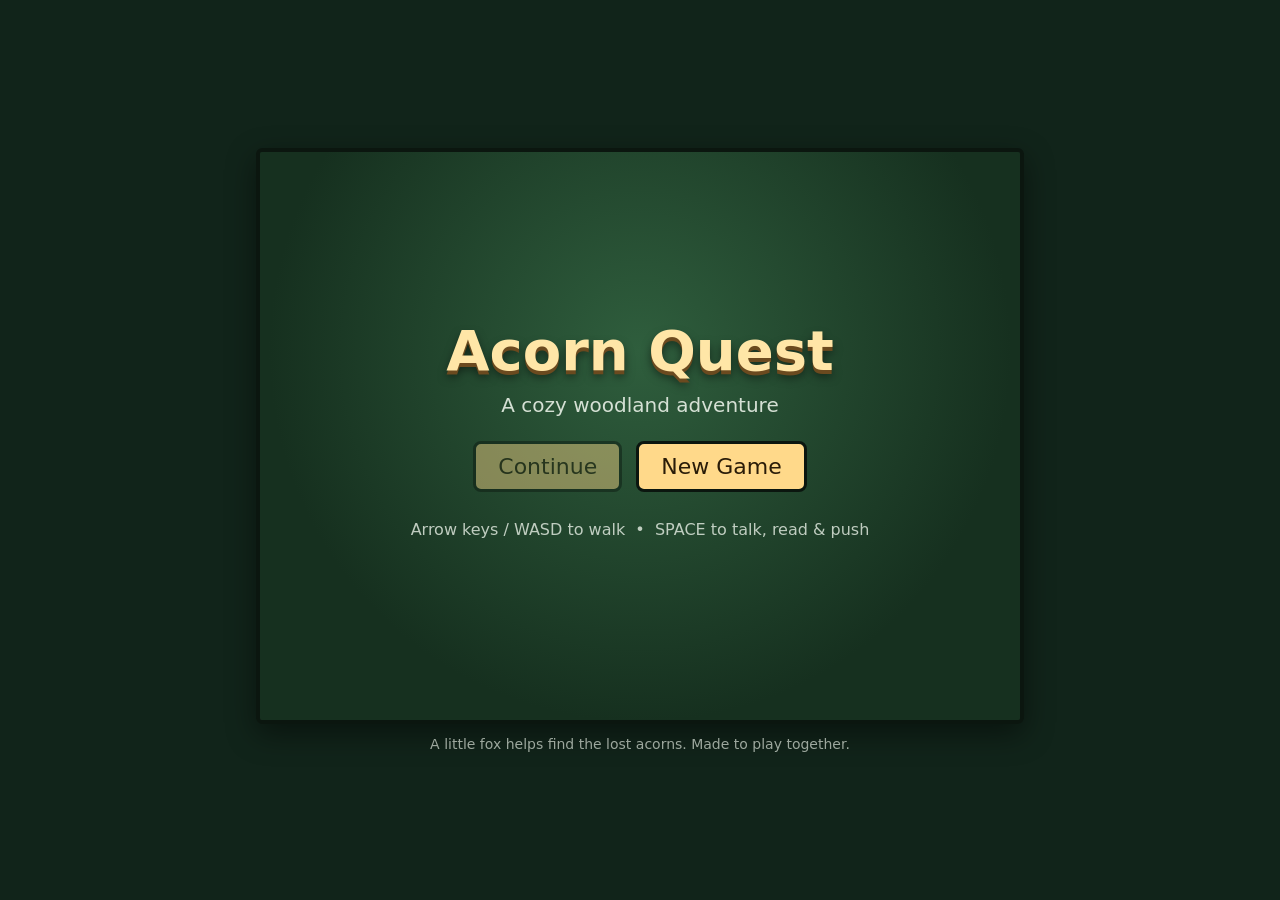
<file: game/game.html>
<!DOCTYPE html>
<html lang="en">
<head>
  <meta charset="UTF-8" />
  <meta name="viewport" content="width=device-width, initial-scale=1.0" />
  <title>Acorn Quest — A Woodland Adventure</title>
  <link rel="stylesheet" href="game.css" />
</head>
<body>
  <div id="stage">
    <canvas id="game" width="256" height="192"></canvas>

    <!-- HUD overlay (hearts / acorns / keys) -->
    <div id="hud"></div>

    <!-- Dialog / text box overlay -->
    <div id="dialog">
      <p id="dialog-text"></p>
      <span class="dialog-more">▶</span>
    </div>

    <!-- Title screen overlay -->
    <div id="title" class="show">
      <h1>Acorn Quest</h1>
      <p class="subtitle">A cozy woodland adventure</p>
      <div class="menu">
        <button id="btn-continue">Continue</button>
        <button id="btn-new">New Game</button>
      </div>
      <p class="hint">Arrow keys / WASD to walk &nbsp;•&nbsp; SPACE to talk, read &amp; push</p>
    </div>
  </div>

  <p class="footer">A little fox helps find the lost acorns. Made to play together.</p>

  <script type="module" src="src/main.js"></script>
</body>
</html>
</file>
<file: styles.css>
/* styles.css — dark finance-terminal theme */

:root {
  --bg: #0a0a0f;
  --surface: #12121a;
  --border: #1e1e2e;
  --accent: #00d4aa;
  --danger: #ff4d6d;
  --positive: #00d4aa;
  --muted: #6b7280;
  --text: #e8e8f0;

  --surface-hover: #181826;
  --input-bg: #0e0e16;
  --radius: 10px;

  --font-data: "DM Mono", ui-monospace, "SFMono-Regular", Menlo, monospace;
  --font-head: "Syne", system-ui, sans-serif;
  --font-body: system-ui, -apple-system, "Segoe UI", Roboto, sans-serif;
}

* {
  box-sizing: border-box;
}

html,
body {
  margin: 0;
  padding: 0;
}

body {
  background: var(--bg);
  color: var(--text);
  font-family: var(--font-data);
  font-size: 14px;
  line-height: 1.5;
  -webkit-font-smoothing: antialiased;
}

h1,
h2,
h3,
h4,
label,
.section-title,
.subtab-btn,
.nav-btn {
  font-family: var(--font-head);
  letter-spacing: 0.01em;
}

/* ------------------------------------------------------------------ *
 * Layout shell
 * ------------------------------------------------------------------ */

/* Prevent any child from overflowing the viewport horizontally */
.app {
  max-width: 1200px;
  margin: 0 auto;
  padding: 0 24px 80px;
  overflow-x: hidden;
}

.topbar {
  display: flex;
  align-items: baseline;
  gap: 16px;
  padding: 24px 0 8px;
}

.topbar .brand {
  font-family: var(--font-head);
  font-size: 20px;
  font-weight: 700;
  color: var(--text);
  margin: 0;
}

.topbar .brand .accent {
  color: var(--accent);
}

.topbar .tagline {
  color: var(--muted);
  font-size: 12px;
}

/* Top nav */
.nav {
  display: flex;
  gap: 4px;
  border-bottom: 1px solid var(--border);
  margin-bottom: 28px;
  flex-wrap: wrap;
}

.nav-btn {
  background: transparent;
  border: none;
  border-bottom: 2px solid transparent;
  color: var(--muted);
  padding: 12px 16px;
  font-size: 13px;
  cursor: pointer;
  transition: color 0.15s ease, border-color 0.15s ease;
}

.nav-btn:hover {
  color: var(--text);
}

.nav-btn.active {
  color: var(--accent);
  border-bottom-color: var(--accent);
}

/* ------------------------------------------------------------------ *
 * Sections + staggered fade-in
 * ------------------------------------------------------------------ */

.section {
  display: none;
  animation: fadeIn 0.4s ease both;
}

.section.active {
  display: block;
}

@keyframes fadeIn {
  from {
    opacity: 0;
    transform: translateY(8px);
  }
  to {
    opacity: 1;
    transform: translateY(0);
  }
}

/* Stagger children of an active panel */
.stagger > * {
  animation: fadeIn 0.45s ease both;
}
.stagger > *:nth-child(1) { animation-delay: 0.02s; }
.stagger > *:nth-child(2) { animation-delay: 0.06s; }
.stagger > *:nth-child(3) { animation-delay: 0.10s; }
.stagger > *:nth-child(4) { animation-delay: 0.14s; }
.stagger > *:nth-child(5) { animation-delay: 0.18s; }
.stagger > *:nth-child(6) { animation-delay: 0.22s; }
.stagger > *:nth-child(7) { animation-delay: 0.26s; }
.stagger > *:nth-child(8) { animation-delay: 0.30s; }

/* ------------------------------------------------------------------ *
 * Cards
 * ------------------------------------------------------------------ */

.card {
  background: var(--surface);
  border: 1px solid var(--border);
  border-radius: var(--radius);
  padding: 24px 26px;
  margin-bottom: 18px;
  box-shadow: 0 2px 16px rgba(0, 0, 0, 0.4);
}

.card-title {
  font-family: var(--font-head);
  font-size: 15px;
  font-weight: 600;
  margin: 0 0 16px;
  color: var(--text);
}

.section-title {
  font-size: 22px;
  font-weight: 700;
  margin: 0 0 4px;
}

.section-sub {
  color: var(--muted);
  font-size: 13px;
  margin: 0 0 20px;
}

/* Placeholder ("coming soon") cards */
.placeholder {
  display: flex;
  flex-direction: column;
  align-items: center;
  justify-content: center;
  text-align: center;
  min-height: 320px;
  gap: 10px;
}

.placeholder .ph-title {
  font-family: var(--font-head);
  font-size: 24px;
  font-weight: 700;
}

.placeholder .ph-badge {
  font-family: var(--font-data);
  font-size: 12px;
  color: var(--accent);
  border: 1px solid var(--accent);
  border-radius: 999px;
  padding: 3px 12px;
}

.placeholder .ph-desc {
  color: var(--muted);
  max-width: 440px;
  font-size: 13px;
}

/* ------------------------------------------------------------------ *
 * Sub-tabs (Inputs hub)
 * ------------------------------------------------------------------ */

.subnav {
  display: flex;
  gap: 6px;
  margin-bottom: 22px;
  flex-wrap: wrap;
}

.subtab-btn {
  background: var(--surface);
  border: 1px solid var(--border);
  color: var(--muted);
  padding: 8px 14px;
  border-radius: 8px;
  font-size: 12px;
  cursor: pointer;
  transition: all 0.15s ease;
}

.subtab-btn:hover {
  background: var(--surface-hover);
  color: var(--text);
}

.subtab-btn.active {
  color: var(--accent);
  background: rgba(0, 212, 170, 0.08);
  border-color: rgba(0, 212, 170, 0.4);
  font-weight: 600;
}

.subsection {
  display: none;
}
.subsection.active {
  display: block;
  animation: fadeIn 0.35s ease both;
}

/* ------------------------------------------------------------------ *
 * Forms
 * ------------------------------------------------------------------ */

.form-grid {
  display: grid;
  grid-template-columns: repeat(2, minmax(0, 1fr));
  gap: 16px 24px;
}

.form-grid.cols-3 {
  grid-template-columns: repeat(3, minmax(0, 1fr));
}

.field {
  display: flex;
  flex-direction: column;
  gap: 6px;
  min-width: 0;
}

.field.span-2 {
  grid-column: span 2;
}

.field label {
  font-size: 12px;
  color: var(--muted);
  font-weight: 500;
}

input,
select {
  background: var(--input-bg);
  border: 1px solid var(--border);
  border-radius: 8px;
  color: var(--text);
  padding: 9px 11px;
  font-size: 13px;
  font-family: var(--font-data);
  width: 100%;
  transition: border-color 0.15s ease, box-shadow 0.15s ease;
}

input:focus,
select:focus {
  outline: none;
  border-color: var(--accent);
  box-shadow: 0 0 0 3px rgba(0, 212, 170, 0.18);
}

input:disabled,
select:disabled {
  color: var(--muted);
  background: #0c0c12;
  cursor: not-allowed;
}

input.readonly,
.readonly-value {
  background: #0c0c12;
  color: var(--accent);
  border-style: dashed;
}

select {
  cursor: pointer;
}

/* Number-type inputs right-aligned (they hold data) */
input[type="number"],
input.data-num {
  text-align: right;
}

.field-note {
  font-size: 11px;
  color: var(--muted);
  font-style: italic;
}

.readonly-line {
  font-size: 12px;
  color: var(--muted);
  background: var(--input-bg);
  border: 1px dashed var(--border);
  border-radius: 8px;
  padding: 9px 11px;
  overflow-wrap: break-word;
  word-break: break-word;
}

.readonly-line .accent {
  color: var(--accent);
  font-family: var(--font-data);
}

/* Toggle (Yes/No) */
.toggle-group {
  display: inline-flex;
  border: 1px solid var(--border);
  border-radius: 8px;
  overflow: hidden;
  width: fit-content;
}
.toggle-group button {
  background: var(--input-bg);
  border: none;
  color: var(--muted);
  padding: 8px 18px;
  font-family: var(--font-data);
  font-size: 12px;
  cursor: pointer;
}
.toggle-group button.active {
  background: var(--accent);
  color: var(--bg);
  font-weight: 600;
}

/* ------------------------------------------------------------------ *
 * Tables
 * ------------------------------------------------------------------ */

table {
  width: 100%;
  border-collapse: collapse;
  font-size: 13px;
}

thead th {
  font-family: var(--font-head);
  font-size: 11px;
  text-transform: uppercase;
  letter-spacing: 0.06em;
  color: var(--muted);
  text-align: left;
  padding: 8px 10px;
  border-bottom: 1px solid var(--border);
  font-weight: 600;
}

thead th.num,
tfoot td.num,
td.num {
  text-align: right;
}

tbody td {
  padding: 6px 8px;
  border-bottom: 1px solid var(--border);
  vertical-align: middle;
}

tbody tr:hover {
  background: var(--surface-hover);
}

table input,
table select {
  border: 1px solid transparent;
  background: transparent;
  padding: 6px 8px;
}

table input:focus,
table select:focus {
  background: var(--input-bg);
  border-color: var(--accent);
}

td .data-num,
.mono {
  font-family: var(--font-data);
}

tfoot td {
  padding: 10px;
  font-family: var(--font-data);
  border-top: 2px solid var(--border);
  font-size: 13px;
}

tfoot td.label {
  font-family: var(--font-head);
  color: var(--muted);
  text-transform: uppercase;
  font-size: 11px;
  letter-spacing: 0.06em;
}

.col-pct {
  width: 70px;
  color: var(--muted);
  font-family: var(--font-data);
  text-align: right;
}

/* ------------------------------------------------------------------ *
 * Buttons
 * ------------------------------------------------------------------ */

.btn {
  background: var(--input-bg);
  border: 1px solid var(--border);
  color: var(--text);
  padding: 8px 14px;
  border-radius: 8px;
  font-size: 12px;
  font-family: var(--font-head);
  cursor: pointer;
  transition: all 0.15s ease;
}

.btn:hover {
  border-color: var(--accent);
  color: var(--accent);
}

.btn-add {
  margin-top: 12px;
}

.btn-del {
  background: transparent;
  border: 1px solid transparent;
  color: var(--muted);
  cursor: pointer;
  font-size: 14px;
  padding: 4px 8px;
  border-radius: 6px;
  line-height: 1;
}

.btn-del:hover {
  color: var(--danger);
  border-color: var(--danger);
}

/* Spot-price fetch button — sits beside a price input */
.fetch-row {
  display: flex;
  gap: 6px;
  align-items: stretch;
}

.fetch-row input {
  flex: 1;
  min-width: 0;
}

.btn-fetch {
  background: var(--input-bg);
  border: 1px solid var(--border);
  color: var(--muted);
  padding: 0 11px;
  border-radius: 8px;
  font-size: 11px;
  font-family: var(--font-data);
  cursor: pointer;
  white-space: nowrap;
  flex-shrink: 0;
  transition: border-color 0.15s ease, color 0.15s ease;
}

.btn-fetch:hover:not(:disabled) {
  border-color: var(--accent);
  color: var(--accent);
}

.btn-fetch:disabled {
  opacity: 0.5;
  cursor: default;
}

/* ------------------------------------------------------------------ *
 * Collapsible
 * ------------------------------------------------------------------ */

details {
  background: var(--surface);
  border: 1px solid var(--border);
  border-radius: var(--radius);
  margin-bottom: 18px;
}

details > summary {
  cursor: pointer;
  list-style: none;
  padding: 16px 22px;
  font-family: var(--font-head);
  font-size: 15px;
  font-weight: 600;
  display: flex;
  align-items: center;
  gap: 8px;
  user-select: none;
}

details > summary::-webkit-details-marker {
  display: none;
}

details > summary::before {
  content: "▸";
  color: var(--accent);
  transition: transform 0.15s ease;
  display: inline-block;
}

details[open] > summary::before {
  transform: rotate(90deg);
}

.details-body {
  padding: 0 22px 20px;
}

/* ------------------------------------------------------------------ *
 * Value sign coloring + computed stat strips
 * ------------------------------------------------------------------ */

.value-pos {
  color: var(--positive);
}
.value-neg {
  color: var(--danger);
}

.stat-row {
  display: flex;
  flex-wrap: wrap;
  gap: 14px;
  margin-top: 16px;
}

.stat {
  flex: 1 1 160px;
  background: var(--input-bg);
  border: 1px solid var(--border);
  border-radius: 8px;
  padding: 12px 14px;
}

.stat .stat-label {
  font-family: var(--font-head);
  font-size: 10px;
  text-transform: uppercase;
  letter-spacing: 0.06em;
  color: var(--muted);
  margin-bottom: 4px;
}

.stat .stat-value {
  font-family: var(--font-data);
  font-size: 20px;
  color: var(--text);
  font-variant-numeric: tabular-nums;
}

.total-footer {
  margin-top: 14px;
  display: flex;
  justify-content: flex-end;
  gap: 8px;
  font-family: var(--font-data);
  font-size: 15px;
}

.total-footer .label {
  font-family: var(--font-head);
  color: var(--muted);
  text-transform: uppercase;
  font-size: 11px;
  letter-spacing: 0.06em;
  align-self: center;
}

.total-footer .amount {
  color: var(--accent);
  font-weight: 500;
}

/* ================================================================== *
 * Dashboard
 * ================================================================== */

/* Stagger wrapper — children fade in sequentially */
.dash-stagger > * {
  animation: fadeIn 0.45s ease both;
}
.dash-stagger > *:nth-child(1) { animation-delay: 0.03s; }
.dash-stagger > *:nth-child(2) { animation-delay: 0.08s; }
.dash-stagger > *:nth-child(3) { animation-delay: 0.13s; }
.dash-stagger > *:nth-child(4) { animation-delay: 0.18s; }
.dash-stagger > *:nth-child(5) { animation-delay: 0.23s; }

/* Net Worth hero */
.nw-hero {
  background: var(--surface);
  border: 1px solid rgba(0, 212, 170, 0.3);
  border-radius: var(--radius);
  padding: 28px 30px 22px;
  margin-bottom: 12px;
  box-shadow: 0 2px 20px rgba(0, 212, 170, 0.06);
}

.nw-label {
  display: block;
  font-family: var(--font-head);
  font-size: 11px;
  font-weight: 700;
  text-transform: uppercase;
  letter-spacing: 0.12em;
  color: var(--muted);
  margin-bottom: 10px;
}

.nw-value {
  display: block;
  font-family: var(--font-data);
  font-size: 62px;
  font-weight: 500;
  line-height: 1;
  color: var(--accent);
  font-variant-numeric: tabular-nums;
  margin-bottom: 12px;
}

.nw-sub {
  font-family: var(--font-data);
  font-size: 13px;
  color: var(--muted);
  font-variant-numeric: tabular-nums;
  white-space: normal;
  word-break: break-word;
}

/* Subtle hero highlight for first KPI in Tax + Retirement sections */
.kpi-hero {
  border-color: rgba(0, 212, 170, 0.35);
  background: rgba(0, 212, 170, 0.04);
}

.kpi-hero .kpi-value {
  color: var(--accent);
}

/* KPI bar */
.kpi-bar {
  display: grid;
  grid-template-columns: repeat(5, 1fr);
  gap: 12px;
  margin-bottom: 18px;
}

.kpi {
  background: var(--surface);
  border: 1px solid var(--border);
  border-radius: var(--radius);
  padding: 18px 16px;
  transition: background 0.15s ease, border-color 0.15s ease;
}

.kpi:hover {
  background: var(--surface-hover);
}

.kpi-label {
  display: block;
  font-family: var(--font-head);
  font-size: 10px;
  text-transform: uppercase;
  letter-spacing: 0.08em;
  color: var(--muted);
  margin-bottom: 8px;
}

.kpi-value {
  display: block;
  font-family: var(--font-data);
  font-size: 20px;
  color: var(--text);
  text-align: right;
  white-space: nowrap;
  overflow: hidden;
  text-overflow: ellipsis;
  font-variant-numeric: tabular-nums;
}

/* Two-column middle grid */
.dash-grid-2 {
  display: grid;
  grid-template-columns: 1fr 1fr;
  gap: 18px;
  margin-bottom: 0;
  align-items: start;
}

.dash-grid-2 .card {
  margin-bottom: 0;
}

/* Donut chart */
.donut-wrap {
  display: flex;
  align-items: center;
  gap: 24px;
  margin-top: 8px;
}

.donut-svg {
  flex-shrink: 0;
}

.donut-legend {
  flex: 1;
  min-width: 0;
}

.donut-legend-row {
  display: grid;
  grid-template-columns: 12px 1fr auto auto;
  align-items: center;
  gap: 8px;
  padding: 6px 0;
  font-size: 12px;
  border-bottom: 1px solid var(--border);
}

.donut-legend-row:last-child {
  border-bottom: none;
}

.legend-swatch {
  width: 10px;
  height: 10px;
  border-radius: 2px;
  flex-shrink: 0;
}

.legend-label {
  color: var(--muted);
  white-space: nowrap;
  overflow: hidden;
  text-overflow: ellipsis;
}

.legend-val {
  font-size: 12px;
  text-align: right;
  font-variant-numeric: tabular-nums;
}

.legend-pct {
  font-size: 11px;
  color: var(--muted);
  width: 42px;
  text-align: right;
}

/* Retirement progress */
.progress-section {
  margin-top: 20px;
}

.progress-meta {
  display: flex;
  justify-content: space-between;
  align-items: baseline;
  font-size: 13px;
  margin-bottom: 10px;
}

.progress-years-txt {
  color: var(--muted);
}

.progress-years-val {
  font-size: 20px;
  font-weight: 500;
  color: var(--accent);
  margin-right: 4px;
}

.progress-gap {
  font-family: var(--font-data);
  font-size: 13px;
}

.progress-track {
  background: var(--border);
  border-radius: 4px;
  height: 7px;
  overflow: hidden;
}

.progress-fill {
  background: var(--accent);
  height: 100%;
  border-radius: 4px;
  min-width: 2px;
  transition: width 0.4s ease;
}

.progress-labels {
  display: flex;
  justify-content: space-between;
  font-size: 11px;
  color: var(--muted);
  margin-top: 6px;
}

/* Debt payoff bars */
.debt-bars {
  margin-top: 20px;
  display: flex;
  flex-direction: column;
  gap: 8px;
}

.debt-bar-row {
  display: grid;
  grid-template-columns: 150px 1fr 100px 58px;
  align-items: center;
  gap: 10px;
  font-size: 12px;
}

.debt-bar-name {
  color: var(--muted);
  white-space: nowrap;
  overflow: hidden;
  text-overflow: ellipsis;
}

.debt-bar-track {
  background: var(--border);
  border-radius: 3px;
  height: 5px;
  overflow: hidden;
}

.debt-bar-fill {
  background: var(--accent);
  height: 100%;
  border-radius: 3px;
  opacity: 0.65;
}

.debt-bar-bal {
  text-align: right;
  color: var(--muted);
  font-size: 11px;
}

.debt-bar-yrs {
  text-align: right;
  color: var(--text);
}

/* Concentration risk */
.conc-alert {
  border-radius: 8px;
  padding: 10px 14px;
  font-size: 12px;
  margin-bottom: 14px;
}

.conc-alert--warn {
  background: rgba(255, 77, 109, 0.1);
  border: 1px solid rgba(255, 77, 109, 0.4);
  color: var(--danger);
}

.conc-alert--ok {
  background: rgba(0, 212, 170, 0.07);
  border: 1px solid rgba(0, 212, 170, 0.3);
  color: var(--accent);
}

.conc-layout {
  display: flex;
  gap: 24px;
  align-items: flex-start;
  margin-top: 4px;
}

.conc-pie {
  flex-shrink: 0;
}

.conc-table-wrap {
  flex: 1;
  min-width: 0;
}

.conc-flag {
  font-size: 10px;
  color: var(--danger);
  margin-left: 6px;
}

.swatch-sm {
  display: inline-block;
  width: 8px;
  height: 8px;
  border-radius: 2px;
  margin-right: 5px;
  vertical-align: middle;
}

.muted-note {
  color: var(--muted);
  font-size: 13px;
  margin: 10px 0 0;
}

/* Tax-bucket breakdown bar (liquid investments + retirement) */
.bucket-bar {
  display: grid;
  grid-template-columns: repeat(3, 1fr);
  gap: 10px;
  margin: 14px 0 4px;
}

.bucket {
  background: var(--input-bg);
  border: 1px solid var(--border);
  border-radius: 8px;
  padding: 12px 14px;
}

.bucket-label {
  font-family: var(--font-head);
  font-size: 10px;
  text-transform: uppercase;
  letter-spacing: 0.07em;
  color: var(--muted);
  margin-bottom: 4px;
}

.bucket-value {
  font-family: var(--font-data);
  font-size: 16px;
  font-variant-numeric: tabular-nums;
}

.bucket-pct {
  font-size: 11px;
  color: var(--muted);
  margin-top: 2px;
  font-family: var(--font-data);
}

/* §121 and other contextual alert banner */
.ctx-alert {
  border-radius: 8px;
  padding: 10px 14px;
  font-size: 12px;
  margin-bottom: 14px;
  display: flex;
  gap: 10px;
  align-items: flex-start;
}

.ctx-alert--warn {
  background: rgba(255, 77, 109, 0.1);
  border: 1px solid rgba(255, 77, 109, 0.35);
  color: var(--danger);
}

.ctx-alert--caution {
  background: rgba(245, 158, 11, 0.08);
  border: 1px solid rgba(245, 158, 11, 0.35);
  color: #f59e0b;
}

.ctx-alert--info {
  background: rgba(0, 212, 170, 0.07);
  border: 1px solid rgba(0, 212, 170, 0.3);
  color: var(--accent);
}

/* ================================================================== *
 * Tax Projector
 * ================================================================== */

.tax-year-bar {
  display: flex;
  align-items: center;
  gap: 14px;
  margin-bottom: 20px;
  flex-wrap: wrap;
}

.tax-year-bar label {
  font-size: 12px;
  color: var(--muted);
  font-family: var(--font-head);
}

.tax-year-bar select {
  width: auto;
  min-width: 90px;
}

.tax-grid-3 {
  display: grid;
  grid-template-columns: repeat(3, 1fr);
  gap: 12px;
  margin-bottom: 18px;
}

/* Income summary card */
.income-rows {
  display: flex;
  flex-direction: column;
  gap: 0;
}

.income-row {
  display: grid;
  grid-template-columns: 1fr auto;
  align-items: center;
  gap: 10px;
  padding: 8px 0;
  border-bottom: 1px solid var(--border);
  font-size: 13px;
}

.income-row:last-child {
  border-bottom: none;
}

.income-row.total-row {
  border-top: 2px solid var(--border);
  border-bottom: none;
  padding-top: 10px;
  margin-top: 4px;
}

.income-row .row-label {
  color: var(--muted);
  font-size: 12px;
}

.income-row.total-row .row-label {
  font-family: var(--font-head);
  color: var(--text);
  font-size: 13px;
  font-weight: 600;
}

.income-row .row-value {
  font-family: var(--font-data);
  text-align: right;
}

.income-row.total-row .row-value {
  font-size: 15px;
  color: var(--accent);
}

/* Bracket waterfall */
.bracket-table {
  width: 100%;
  border-collapse: collapse;
  font-size: 12px;
  margin-top: 4px;
}

.bracket-table th {
  font-family: var(--font-head);
  font-size: 10px;
  text-transform: uppercase;
  letter-spacing: 0.06em;
  color: var(--muted);
  padding: 6px 8px;
  border-bottom: 1px solid var(--border);
  text-align: left;
}

.bracket-table th.num {
  text-align: right;
}

.bracket-table td {
  padding: 7px 8px;
  border-bottom: 1px solid var(--border);
  font-family: var(--font-data);
  vertical-align: middle;
}

.bracket-table td.label-col {
  font-family: var(--font-head);
  font-size: 11px;
  color: var(--muted);
}

.bracket-table td.num {
  text-align: right;
}

.bracket-table tr.active-bracket td {
  background: rgba(0, 212, 170, 0.06);
}

.bracket-table tr.active-bracket td.label-col {
  color: var(--accent);
}

.bracket-fill-cell {
  width: 120px;
  padding-right: 12px !important;
}

.bracket-bar-track {
  background: var(--border);
  border-radius: 3px;
  height: 4px;
  overflow: hidden;
}

.bracket-bar-fill {
  background: var(--accent);
  height: 100%;
  border-radius: 3px;
  opacity: 0.7;
}

.bracket-table tfoot td {
  border-top: 2px solid var(--border);
  padding: 8px;
  font-size: 13px;
}

.bracket-table tfoot td.label-col {
  font-family: var(--font-head);
  font-size: 11px;
  letter-spacing: 0.06em;
  color: var(--muted);
  text-transform: uppercase;
}

/* Alert banners (shared by Tax + Retirement) */
.tax-alert {
  border-radius: 8px;
  padding: 10px 14px;
  font-size: 12px;
  margin-bottom: 14px;
  display: flex;
  gap: 10px;
  align-items: flex-start;
}

.tax-alert--warn {
  background: rgba(255, 77, 109, 0.1);
  border: 1px solid rgba(255, 77, 109, 0.4);
  color: var(--danger);
}

.tax-alert--info {
  background: rgba(0, 212, 170, 0.07);
  border: 1px solid rgba(0, 212, 170, 0.3);
  color: var(--accent);
}

.tax-alert--neutral {
  background: rgba(107, 114, 128, 0.12);
  border: 1px solid rgba(107, 114, 128, 0.35);
  color: var(--muted);
}

.alert-icon {
  font-size: 14px;
  flex-shrink: 0;
  margin-top: 1px;
}

.alert-body strong {
  display: block;
  margin-bottom: 3px;
  font-family: var(--font-head);
}

/* Year-end balance estimator */
.yeb-grid {
  display: grid;
  grid-template-columns: 1fr 1fr;
  gap: 12px;
  margin-top: 4px;
}

.yeb-item {
  background: var(--input-bg);
  border: 1px solid var(--border);
  border-radius: 8px;
  padding: 14px 16px;
}

.yeb-label {
  font-family: var(--font-head);
  font-size: 10px;
  text-transform: uppercase;
  letter-spacing: 0.07em;
  color: var(--muted);
  margin-bottom: 6px;
}

.yeb-value {
  font-family: var(--font-data);
  font-size: 20px;
  color: var(--text);
  text-align: right;
  font-variant-numeric: tabular-nums;
}

.yeb-sub {
  font-size: 11px;
  color: var(--muted);
  text-align: right;
  margin-top: 3px;
}

/* ================================================================== *
 * Retirement Modeler
 * ================================================================== */

.ret-kpi-bar {
  grid-template-columns: repeat(5, 1fr);
}

.ret-chart {
  display: block;
  margin: 4px 0 6px;
}

.ret-toggle {
  display: flex;
  align-items: center;
  gap: 8px;
  margin-top: 16px;
  font-size: 12px;
  color: var(--muted);
  cursor: pointer;
  flex-wrap: wrap;
}

.ret-check {
  width: auto;
  accent-color: var(--accent);
  cursor: pointer;
}

/* ================================================================== *
 * Responsive — phones & small tablets
 * ================================================================== */

@media (max-width: 860px) {
  .kpi-bar {
    grid-template-columns: repeat(3, 1fr);
  }
  .ret-kpi-bar {
    grid-template-columns: repeat(3, 1fr);
  }
  .dash-grid-2 {
    grid-template-columns: 1fr;
  }
  .nw-value {
    font-size: 48px;
  }
  .scen-preview-grid {
    grid-template-columns: repeat(4, 1fr);
  }
}

@media (max-width: 640px) {
  .app {
    padding: 0 12px 60px;
  }
  .topbar {
    flex-wrap: wrap;
    gap: 6px;
    padding: 16px 0 8px;
  }
  .nav-btn {
    padding: 10px 12px;
    font-size: 12px;
  }

  /* Stack every multi-column grid */
  .kpi-bar,
  .ret-kpi-bar,
  .tax-grid-3,
  .form-grid,
  .form-grid.cols-3,
  .yeb-grid,
  .bucket-bar {
    grid-template-columns: 1fr;
  }
  .field.span-2 {
    grid-column: span 1;
  }

  /* A span-2 year-end item shouldn't try to span 2 in a 1-col grid */
  .yeb-item[style*="span 2"] {
    grid-column: span 1 !important;
  }

  /* Charts/legends stack vertically */
  .donut-wrap,
  .conc-layout {
    flex-direction: column;
    align-items: stretch;
    gap: 16px;
  }
  .donut-svg,
  .conc-pie {
    align-self: center;
  }

  /* Wide tables scroll horizontally instead of overflowing the viewport */
  .card table,
  .details-body table {
    display: block;
    overflow-x: auto;
    white-space: nowrap;
    -webkit-overflow-scrolling: touch;
  }

  /* Debt payoff rows: drop the balance column, keep name + bar + years */
  .debt-bar-row {
    grid-template-columns: 1fr 70px;
    grid-template-areas:
      "name years"
      "track track";
    gap: 4px 10px;
  }
  .debt-bar-name { grid-area: name; }
  .debt-bar-yrs  { grid-area: years; }
  .debt-bar-track { grid-area: track; }
  .debt-bar-bal  { display: none; }

  /* Hide the bracket mini-bar column to save width */
  .bracket-fill-cell {
    display: none;
  }

  .section-title {
    font-size: 19px;
  }
  .nw-value {
    font-size: 36px;
  }
  .nw-hero {
    padding: 20px 18px 18px;
  }
  .scen-preview-grid {
    grid-template-columns: repeat(2, 1fr);
  }
  .export-item {
    flex-direction: column;
    align-items: flex-start;
    gap: 10px;
  }
  .export-btn {
    width: 100%;
  }
}

/* ================================================================== *
 * Scenarios
 * ================================================================== */

.scen-preview-grid {
  display: grid;
  grid-template-columns: repeat(4, 1fr);
  gap: 10px;
  margin-bottom: 18px;
}

.scen-preview-item {
  background: var(--input-bg);
  border: 1px solid var(--border);
  border-radius: 8px;
  padding: 12px 14px;
}

.scen-preview-label {
  font-family: var(--font-head);
  font-size: 10px;
  text-transform: uppercase;
  letter-spacing: 0.07em;
  color: var(--muted);
  margin-bottom: 4px;
}

.scen-preview-value {
  font-family: var(--font-data);
  font-size: 16px;
  font-variant-numeric: tabular-nums;
}

.scen-save-row {
  display: flex;
  gap: 10px;
  align-items: flex-end;
  flex-wrap: wrap;
  margin-top: 4px;
}

.scen-table-wrap {
  overflow-x: auto;
  -webkit-overflow-scrolling: touch;
}

.scen-table {
  width: 100%;
  border-collapse: collapse;
  font-size: 12px;
  white-space: nowrap;
}

.scen-table th {
  font-family: var(--font-head);
  font-size: 10px;
  text-transform: uppercase;
  letter-spacing: 0.06em;
  color: var(--muted);
  padding: 8px 10px;
  border-bottom: 1px solid var(--border);
  font-weight: 600;
  white-space: nowrap;
}

.scen-table td {
  padding: 10px 10px;
  border-bottom: 1px solid var(--border);
  vertical-align: middle;
  font-family: var(--font-data);
}

.scen-table tbody tr:hover {
  background: var(--surface-hover);
}

.scen-table tbody tr:last-child td {
  border-bottom: none;
}

.scen-actions {
  display: flex;
  gap: 6px;
  align-items: center;
}

/* ================================================================== *
 * Export
 * ================================================================== */

.export-item {
  display: flex;
  justify-content: space-between;
  align-items: center;
  gap: 20px;
  padding: 16px 0;
  border-bottom: 1px solid var(--border);
}

.export-item:last-child {
  border-bottom: none;
}

.export-info {
  flex: 1;
  min-width: 0;
}

.export-item-title {
  font-family: var(--font-head);
  font-weight: 600;
  font-size: 14px;
  color: var(--text);
  margin-bottom: 4px;
}

.export-item-desc {
  font-size: 12px;
  color: var(--muted);
  line-height: 1.5;
}

.export-btn {
  flex-shrink: 0;
  white-space: nowrap;
}
</file>
<file: game/game.css>
/* game.css
   Layout for the canvas game world plus DOM overlays (HUD, dialog, title).
   The canvas renders at a small internal resolution (256x192) and is scaled
   up by an integer factor with crisp pixels. */

:root {
  --scale: 3;
  --view-w: 256px;
  --view-h: 192px;
}

* { box-sizing: border-box; }

body {
  margin: 0;
  min-height: 100vh;
  display: flex;
  flex-direction: column;
  align-items: center;
  justify-content: center;
  gap: 12px;
  background: #11241a;
  color: #e8f0e6;
  font-family: system-ui, "Segoe UI", Roboto, sans-serif;
}

/* The stage is the scaled-up game area; overlays are absolutely positioned
   on top of it and share its dimensions. */
#stage {
  position: relative;
  width: calc(var(--view-w) * var(--scale));
  height: calc(var(--view-h) * var(--scale));
  border: 4px solid #0b160f;
  border-radius: 6px;
  box-shadow: 0 10px 30px rgba(0, 0, 0, 0.45);
  overflow: hidden;
}

#game {
  width: 100%;
  height: 100%;
  display: block;
  image-rendering: pixelated;
  image-rendering: crisp-edges;
}

/* ---- HUD ------------------------------------------------------------ */
#hud {
  position: absolute;
  top: 0;
  left: 0;
  right: 0;
  padding: 8px 12px;
  display: flex;
  gap: 16px;
  align-items: center;
  font-size: 22px;
  letter-spacing: 1px;
  text-shadow: 0 2px 0 rgba(0, 0, 0, 0.6);
  pointer-events: none;
}
.hud-hearts { font-size: 20px; }
.hud-item { font-size: 20px; }

/* ---- Dialog box ----------------------------------------------------- */
#dialog {
  position: absolute;
  left: 16px;
  right: 16px;
  bottom: 16px;
  min-height: 84px;
  padding: 16px 18px;
  background: rgba(12, 22, 16, 0.94);
  border: 3px solid #ffd98a;
  border-radius: 10px;
  font-size: 22px;
  line-height: 1.4;
  display: none;
}
#dialog.show { display: block; }
#dialog-text { margin: 0; }
.dialog-more {
  position: absolute;
  right: 16px;
  bottom: 10px;
  color: #ffd98a;
  animation: blink 0.8s steps(1) infinite;
}
@keyframes blink { 50% { opacity: 0; } }

/* ---- Title screen --------------------------------------------------- */
#title {
  position: absolute;
  inset: 0;
  display: none;
  flex-direction: column;
  align-items: center;
  justify-content: center;
  gap: 10px;
  text-align: center;
  background: radial-gradient(circle at 50% 35%, #2f5e3d, #16301f 70%);
}
#title.show { display: flex; }
#title h1 {
  margin: 0;
  font-size: 56px;
  color: #ffe6a7;
  text-shadow: 0 4px 0 #6b4a1f, 0 6px 10px rgba(0, 0, 0, 0.5);
}
#title .subtitle { margin: 0 0 14px; font-size: 20px; opacity: 0.9; }
#title .menu { display: flex; gap: 14px; }
#title button {
  font: inherit;
  font-size: 22px;
  padding: 10px 22px;
  border: 3px solid #0b160f;
  border-radius: 8px;
  background: #ffd98a;
  color: #2a1c08;
  cursor: pointer;
  transition: transform 0.06s ease, filter 0.1s ease;
}
#title button:hover { transform: translateY(-2px); filter: brightness(1.05); }
#title button:disabled { opacity: 0.45; cursor: not-allowed; transform: none; }
#title .hint { margin-top: 18px; font-size: 16px; opacity: 0.8; }

.footer { font-size: 14px; opacity: 0.65; margin: 0; }
</file>
